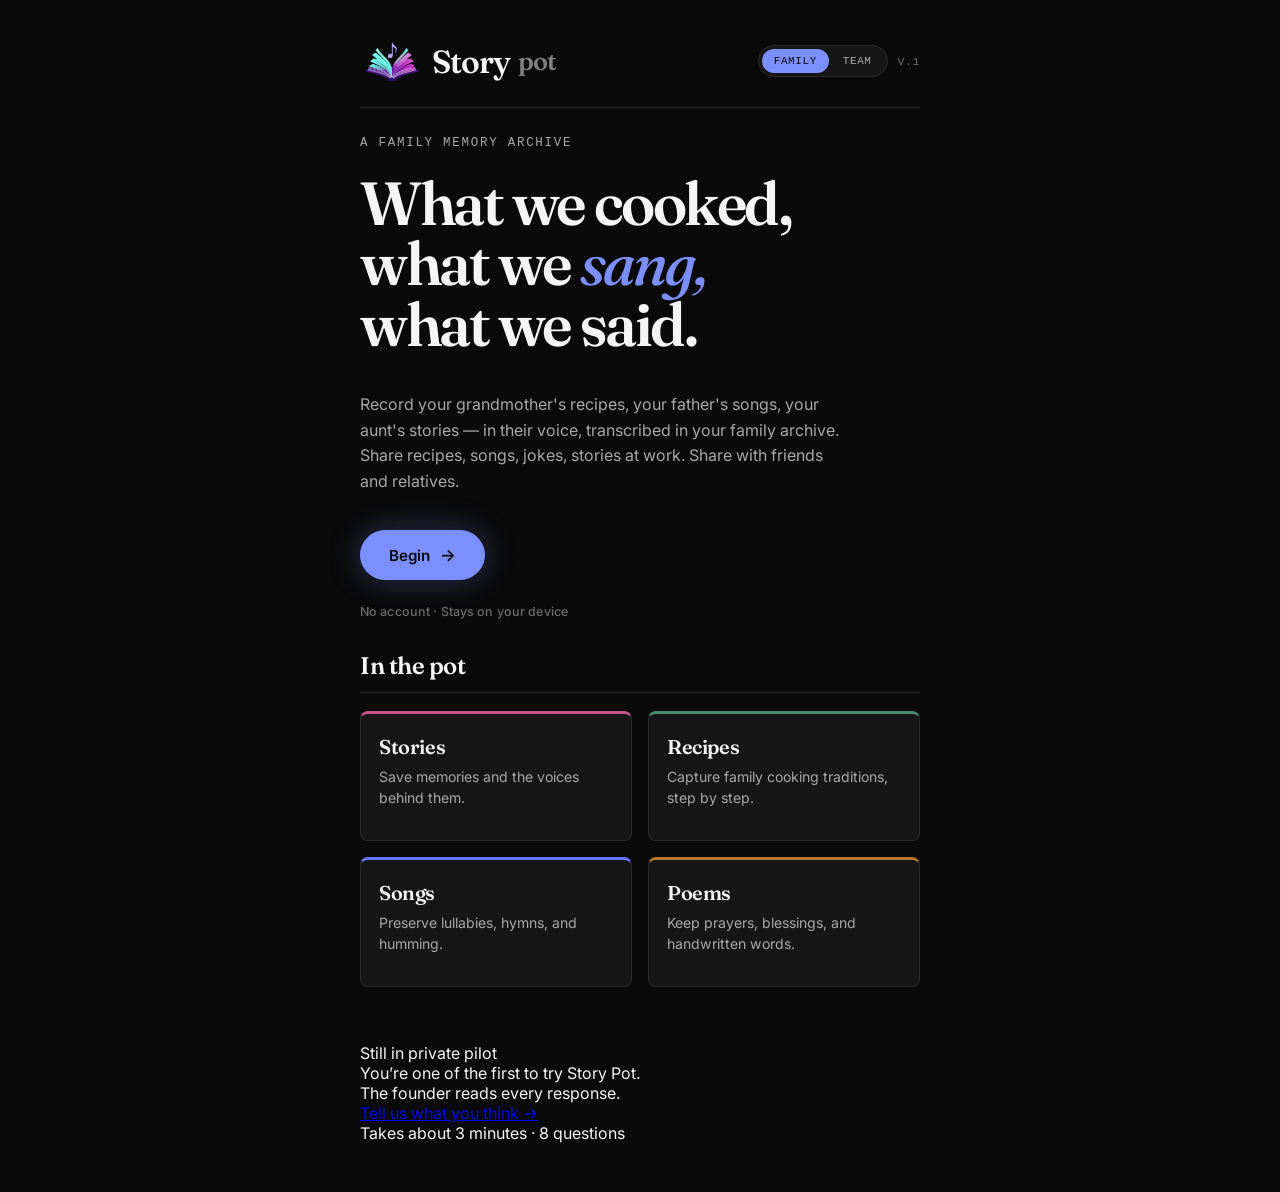
<file: index.html>
<!DOCTYPE html>
<html lang="en" data-theme="dark">
<head>
<meta charset="UTF-8" />
<meta name="viewport" content="width=device-width, initial-scale=1.0, viewport-fit=cover" />
<title>Story Pot — A tradition memory archive</title>
<meta name="theme-color" content="#0A0A0A" />

<link rel="preconnect" href="https://fonts.googleapis.com">
<link rel="preconnect" href="https://fonts.gstatic.com" crossorigin>
<link href="https://fonts.googleapis.com/css2?family=Fraunces:ital,wght@0,400;0,500;0,600;0,700;0,800;0,900;1,400;1,500;1,600;1,700&family=Inter:wght@400;500;600;700;800&display=swap" rel="stylesheet">

<link rel="stylesheet" href="home.css" />

<link rel="manifest" href="manifest.json">
<link rel="icon" type="image/png" href="booknotelogo.png"><!--adding note to test if app opens on home-->
</head>
<body>
<div class="app-shell">

  <!-- HERO -->
  <header class="hero">

    <!-- Top row: small logo + wordmark on the left, mode toggle and
         small version caption on the right. Logo is sized down to ~48px
         on phones so the toggle and version fit comfortably on the same
         line without clipping off the right edge. -->
    <div class="hero-topbar">
      <div class="hero-wordmark">
        <img src="twobookslogo.png" id="masthead-logo" alt="">
        <span class="hero-wordmark-big">Story</span><span class="hero-wordmark-small">pot</span>
      </div>

      <div class="hero-topbar-right">
        <!-- Mode toggle: Family Archive vs Team Archive -->
        <div class="mode-toggle" id="modeToggle" role="group" aria-label="Archive type">
          <button type="button" class="mode-toggle-btn" data-mode="family" aria-pressed="true">Family</button>
          <button type="button" class="mode-toggle-btn" data-mode="team" aria-pressed="false">Team</button>
        </div>
        <span class="hero-version">v.1</span>
      </div>
    </div>

    <!-- Eyebrow -->
    <p class="hero-eyebrow" data-mode-label="eyebrow">A tradition memory archive</p>

    <!-- Big editorial headline. The slogan is one strong line, italic indigo
         emphasis on the operative phrase. -->
    <h1 class="hero-headline">
      What we cooked,<br>
      what we <em>sang,</em><br>
      what we said.
    </h1>

    <!-- Supporting line -->
    <p class="hero-sub">
      Record your grandmother's recipes, your father's songs, your aunt's stories
      &mdash; in their voice, transcribed in your family archive. Share recipes,
      songs, jokes, stories at work. Share with friends and relatives.
    </p>

    <!-- Primary CTA -->
    <a href="recorder.html" class="hero-cta">
      Begin
      <span class="hero-cta-arrow" aria-hidden="true">&rarr;</span>
    </a>

    <!-- Trust line -->
    <p class="hero-trust">No account &middot; Stays on your device</p>

  </header>

  <!-- Recordings dashboard -->
  <section class="home-recordings" id="homeRecordings" aria-live="polite">
    <!-- home.js renders into here -->
  </section>

  <!-- Feedback footer -->
  <footer class="home-feedback" aria-label="Send feedback">
    <p class="home-feedback-eyebrow">Still in private pilot</p>
    <p class="home-feedback-line">
      You&rsquo;re one of the first to try Story Pot.
      <br />The founder reads every response.
    </p>
    <a
      href="https://tally.so/r/zxGx9Z"
      target="_blank"
      rel="noopener noreferrer"
      class="home-feedback-cta"
    >
      Tell us what you think
      <span class="home-feedback-arrow" aria-hidden="true">&rarr;</span>
    </a>
    <p class="home-feedback-meta">Takes about 3 minutes &middot; 8 questions</p>
  </footer>

</div>

<!-- Mode bootstrap + home renderer. Both live in home.js. -->
<script src="home.js" defer></script>
</body>
</html>
</file>
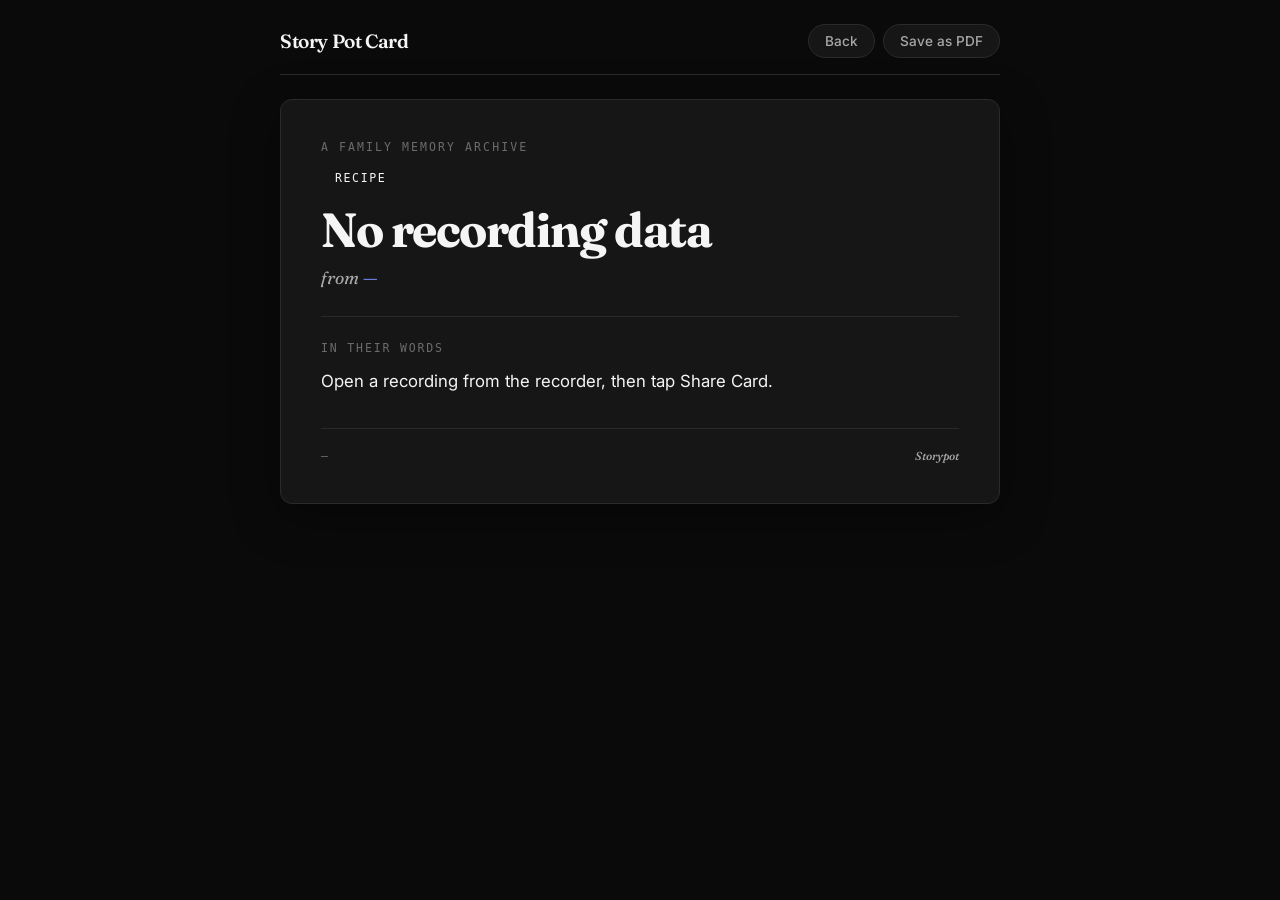
<file: card.html>
<!DOCTYPE html>
<html lang="en" data-theme="dark">
<head>
<meta charset="UTF-8" />
<meta name="viewport" content="width=device-width, initial-scale=1.0" />
<title>Story Pot — Card</title>
<meta name="theme-color" content="#0A0A0A" />

<link rel="preconnect" href="https://fonts.googleapis.com">
<link rel="preconnect" href="https://fonts.gstatic.com" crossorigin>
<link href="https://fonts.googleapis.com/css2?family=Fraunces:ital,wght@0,400;0,500;0,600;0,700;0,800;1,400;1,500;1,600;1,700&family=Inter:wght@400;500;600;700&display=swap" rel="stylesheet">

<link rel="icon" type="image/png" href="booknotelogo.png">

<style>
  :root {
    --c-paper:        #0A0A0A;
    --c-paper-2:      #161616;
    --c-paper-3:      #1F1F1F;
    --c-divider:      #2A2A2A;
    --c-ink:          #F5F5F5;
    --c-ink-soft:     #A8A8A8;
    --c-muted:        #6B6B6B;
    --c-accent:       #7C8FFF;
    --font-display:   'Fraunces', Georgia, serif;
    --font-body:      'Inter', -apple-system, BlinkMacSystemFont, sans-serif;
    --font-mono:      ui-monospace, 'JetBrains Mono', monospace;
  }

  *, *::before, *::after { box-sizing: border-box; margin: 0; padding: 0; }
  html, body { min-height: 100vh; }

  body {
    font-family: var(--font-body);
    background: var(--c-paper);
    color: var(--c-ink);
    -webkit-font-smoothing: antialiased;
    padding: 24px 20px 48px;
  }

  /* Toolbar — visible on screen, hidden in print */
  .card-toolbar {
    max-width: 720px;
    margin: 0 auto 24px;
    display: flex;
    justify-content: space-between;
    align-items: center;
    padding-bottom: 16px;
    border-bottom: 1px solid var(--c-divider);
  }

  .card-toolbar h1 {
    font-family: var(--font-display);
    font-weight: 600;
    font-size: 1.2rem;
    letter-spacing: -0.02em;
  }

  .card-toolbar-actions {
    display: flex;
    gap: 8px;
  }

  .toolbar-btn {
    padding: 8px 16px;
    border-radius: 999px;
    border: 1px solid var(--c-divider);
    background: var(--c-paper-2);
    color: var(--c-ink-soft);
    font-family: var(--font-body);
    font-weight: 500;
    font-size: 0.85rem;
    cursor: pointer;
    transition: all 0.15s ease;
  }

  .toolbar-btn:hover {
    color: var(--c-accent);
    border-color: var(--c-accent);
  }

  .toolbar-btn-primary {
    background: var(--c-accent);
    color: var(--c-paper);
    border-color: var(--c-accent);
  }

  .toolbar-btn-primary:hover {
    color: var(--c-paper);
    background: var(--c-accent);
    box-shadow: 0 0 16px rgba(124, 143, 255, 0.4);
  }

  /* THE CARD — the printable piece */
  .card {
    max-width: 720px;
    margin: 0 auto;
    background: var(--c-paper-2);
    border: 1px solid var(--c-divider);
    border-radius: 12px;
    padding: 40px;
    box-shadow: 0 12px 48px rgba(0, 0, 0, 0.4);
  }

  .card-eyebrow {
    font-family: var(--font-mono);
    font-weight: 500;
    font-size: 0.72rem;
    color: var(--c-muted);
    letter-spacing: 0.18em;
    text-transform: uppercase;
    margin-bottom: 12px;
  }

  .card-pill {
    display: inline-flex;
    align-items: center;
    padding: 4px 14px;
    border-radius: 999px;
    font-family: var(--font-mono);
    font-weight: 500;
    font-size: 0.72rem;
    letter-spacing: 0.14em;
    text-transform: uppercase;
    margin-bottom: 16px;
  }

  .card-title {
    font-family: var(--font-display);
    font-weight: 700;
    font-size: clamp(2rem, 5vw, 3rem);
    line-height: 1.05;
    letter-spacing: -0.03em;
    color: var(--c-ink);
    margin-bottom: 12px;
  }

  .card-attribution {
    font-family: var(--font-display);
    font-style: italic;
    font-weight: 400;
    font-size: 1.1rem;
    color: var(--c-ink-soft);
    margin-bottom: 28px;
  }

  .card-attribution-name {
    color: var(--c-accent);
    font-weight: 500;
  }

  .card-photo {
    width: 100%;
    aspect-ratio: 16 / 10;
    object-fit: cover;
    border-radius: 8px;
    margin-bottom: 28px;
    background: var(--c-paper-3);
    border: 1px solid var(--c-divider);
  }

  .card-photo[hidden] { display: none; }

  .card-divider {
    border: none;
    border-top: 1px solid var(--c-divider);
    margin: 24px 0;
  }

  .card-section-label {
    font-family: var(--font-mono);
    font-weight: 500;
    font-size: 0.72rem;
    color: var(--c-muted);
    letter-spacing: 0.16em;
    text-transform: uppercase;
    margin-bottom: 12px;
  }

  .card-transcript {
    font-family: var(--font-body);
    font-size: 1.05rem;
    line-height: 1.7;
    color: var(--c-ink);
    white-space: pre-wrap;
  }

  .card-transcript-empty {
    font-style: italic;
    color: var(--c-muted);
  }

  .card-footer {
    margin-top: 32px;
    padding-top: 20px;
    border-top: 1px solid var(--c-divider);
    display: flex;
    justify-content: space-between;
    align-items: center;
    font-family: var(--font-mono);
    font-size: 0.72rem;
    color: var(--c-muted);
    letter-spacing: 0.08em;
    text-transform: uppercase;
  }

  .card-footer-mark {
    font-family: var(--font-display);
    font-style: italic;
    font-weight: 500;
    text-transform: none;
    letter-spacing: -0.01em;
    color: var(--c-ink-soft);
  }

  /* ════════════════════════════════════════════════════════════
     PRINT STYLES — when the user saves as PDF or prints
     ════════════════════════════════════════════════════════════ */
  @media print {
    @page {
      size: letter;
      margin: 0.5in;
    }

    body {
      background: white;
      color: black;
      padding: 0;
    }

    .card-toolbar {
      display: none;
    }

    .card {
      max-width: 100%;
      background: white;
      border: none;
      border-radius: 0;
      padding: 0;
      box-shadow: none;
    }

    .card-eyebrow,
    .card-section-label,
    .card-footer {
      color: #666;
    }

    .card-title {
      color: black;
    }

    .card-attribution {
      color: #333;
    }

    .card-attribution-name {
      color: #5048E5;
    }

    .card-photo {
      background: #f5f5f5;
      border: 1px solid #ddd;
      max-height: 4in;
    }

    .card-transcript {
      color: black;
    }

    .card-divider,
    .card-footer {
      border-color: #ddd;
    }

    .card-footer-mark {
      color: #666;
    }
  }
</style>
</head>
<body>

<div class="card-toolbar" id="cardToolbar">
  <h1>Story Pot Card</h1>
  <div class="card-toolbar-actions">
    <button type="button" class="toolbar-btn" id="cardCloseBtn">Back</button>
    <button type="button" class="toolbar-btn" id="cardPrintBtn">Save as PDF</button>
    <button type="button" class="toolbar-btn toolbar-btn-primary" id="cardShareBtn" hidden>Share</button>
  </div>
</div>

<article class="card" id="cardContent">
  <p class="card-eyebrow">A Family Memory Archive</p>
  <span class="card-pill" id="cardPill">Recipe</span>
  <h1 class="card-title" id="cardTitle">Loading…</h1>
  <p class="card-attribution">
    <span id="cardAttributionPrefix">from </span>
    <span class="card-attribution-name" id="cardPersonName">—</span>
    <span id="cardDateSuffix"></span>
  </p>

  <img class="card-photo" id="cardPhoto" alt="" hidden>

  <hr class="card-divider">

  <p class="card-section-label" id="cardSectionLabel">In their words</p>
  <div class="card-transcript" id="cardTranscript">(No transcript)</div>

  <div class="card-footer">
    <span id="cardMeta">—</span>
    <span class="card-footer-mark">Storypot</span>
  </div>
</article>

<script>
(function () {
    'use strict';

    function formatDate(ms) {
        const d = new Date(ms);
        return d.toLocaleDateString(undefined, { year: 'numeric', month: 'long', day: 'numeric' });
    }

    function formatDuration(ms) {
        const totalSec = Math.round((ms || 0) / 1000);
        if (totalSec < 60) return totalSec + ' sec';
        const min = Math.floor(totalSec / 60);
        const sec = totalSec % 60;
        return `${min}m ${sec.toString().padStart(2, '0')}s`;
    }

    function isLightOnColor(hex) {
        const c = (hex || '#000').replace('#', '');
        if (c.length < 6) return true;
        const r = parseInt(c.slice(0, 2), 16);
        const g = parseInt(c.slice(2, 4), 16);
        const b = parseInt(c.slice(4, 6), 16);
        const lum = (0.299 * r + 0.587 * g + 0.114 * b) / 255;
        return lum < 0.55;
    }

    /* Load handoff data from sessionStorage. The recorder writes
       sessionStorage['storypot-dark.card-handoff'] right before opening
       this page in a new tab. */
    let card;
    try {
        const raw = sessionStorage.getItem('storypot-dark.card-handoff');
        if (!raw) throw new Error('No card data found');
        card = JSON.parse(raw);
    } catch (err) {
        document.getElementById('cardTitle').textContent = 'No recording data';
        document.getElementById('cardTranscript').textContent = 'Open a recording from the recorder, then tap Share Card.';
        return;
    }

    /* Render */
    const title = document.getElementById('cardTitle');
    title.textContent = card.title || '(untitled)';

    const pill = document.getElementById('cardPill');
    pill.textContent = card.categoryName || 'Recording';
    if (card.categoryColor) {
        pill.style.background = card.categoryColor;
        pill.style.color = isLightOnColor(card.categoryColor) ? '#FFFFFF' : '#0A0A0A';
    }

    const personEl = document.getElementById('cardPersonName');
    if (card.personName) {
        personEl.textContent = card.personName;
        if (card.personColor) personEl.style.color = card.personColor;
    } else {
        document.getElementById('cardAttributionPrefix').textContent = '';
        personEl.textContent = '';
    }

    if (card.createdAt) {
        document.getElementById('cardDateSuffix').textContent = ' · ' + formatDate(card.createdAt);
    }

    if (card.photoDataUrl) {
        const photoEl = document.getElementById('cardPhoto');
        photoEl.src = card.photoDataUrl;
        photoEl.hidden = false;
    }

    /* Section label by category */
    const sectionByCategory = {
        recipe: 'The recipe',
        story:  'The story',
        song:   'The song',
        poem:   'The poem'
    };
    const key = (card.categoryName || '').toLowerCase();
    document.getElementById('cardSectionLabel').textContent =
        sectionByCategory[key] || 'In their words';

    const transcript = document.getElementById('cardTranscript');
    if (card.transcript && card.transcript.trim()) {
        transcript.textContent = card.transcript;
    } else {
        transcript.textContent = '(No transcript was recorded for this piece.)';
        transcript.classList.add('card-transcript-empty');
    }

    const metaParts = [];
    if (card.durationMs) metaParts.push(formatDuration(card.durationMs));
    if (card.mode) metaParts.push(card.mode === 'video' ? 'audio + video' : 'audio');
    document.getElementById('cardMeta').textContent = metaParts.join(' · ') || '—';

    /* Toolbar handlers */
    document.getElementById('cardPrintBtn').addEventListener('click', () => {
        window.print();
    });

    document.getElementById('cardCloseBtn').addEventListener('click', () => {
        // Inside an installed PWA there's no tab to close. Navigate back to
        // the recorder instead. window.history.back() works if the user came
        // from the recorder; we fall back to direct navigation if not.
        if (window.history.length > 1) {
            window.history.back();
        } else {
            window.location.href = 'recorder.html';
        }
    });

    /* Native share if supported (mobile mostly) */
    if (navigator.share) {
        const shareBtn = document.getElementById('cardShareBtn');
        shareBtn.hidden = false;
        shareBtn.addEventListener('click', async () => {
            // Build a nicely formatted text share of the card
            const lines = [];
            lines.push(card.title || 'Story Pot recording');
            if (card.categoryName) lines.push(`(${card.categoryName})`);
            if (card.personName) {
                let attribLine = `from ${card.personName}`;
                if (card.createdAt) attribLine += ` · ${formatDate(card.createdAt)}`;
                lines.push(attribLine);
            }
            lines.push('');
            if (card.transcript && card.transcript.trim()) {
                lines.push(card.transcript);
            } else {
                lines.push('(no transcript)');
            }
            lines.push('');
            lines.push('— shared from Story Pot');
            const shareText = lines.join('\n');

            // Build photo File if the card has a photo. Convert from dataURL → Blob → File.
            // If photo conversion or file share fails, fall back to text-only share.
            let photoFile = null;
            if (card.photoDataUrl) {
                try {
                    const commaIdx = card.photoDataUrl.indexOf(',');
                    if (commaIdx > 0) {
                        const byteString = atob(card.photoDataUrl.substring(commaIdx + 1));
                        const mimeMatch = card.photoDataUrl.match(/^data:([^;]+);/);
                        const mime = mimeMatch ? mimeMatch[1] : 'image/jpeg';
                        const ab = new ArrayBuffer(byteString.length);
                        const ia = new Uint8Array(ab);
                        for (let i = 0; i < byteString.length; i++) {
                            ia[i] = byteString.charCodeAt(i);
                        }
                        const blob = new Blob([ab], { type: mime });
                        const safeName = (card.title || 'storypot')
                            .replace(/[^a-z0-9-_]+/gi, '_')
                            .slice(0, 40) || 'storypot';
                        const ext = mime.includes('png') ? 'png' : 'jpg';
                        photoFile = new File([blob], `${safeName}.${ext}`, { type: mime });
                    }
                } catch (err) {
                    console.warn('Photo conversion failed, sharing text-only:', err);
                }
            }

            // Try sharing with photo attached if we have one and the browser supports it
            if (photoFile && navigator.canShare && navigator.canShare({ files: [photoFile] })) {
                try {
                    await navigator.share({
                        title: card.title || 'Story Pot card',
                        text: shareText,
                        files: [photoFile]
                    });
                    return; // success
                } catch (err) {
                    if (err && err.name === 'AbortError') return;
                    console.warn('Card share with photo failed, trying text-only:', err);
                    // fall through to text-only
                }
            }

            // Text-only fallback
            try {
                await navigator.share({
                    title: card.title || 'Story Pot card',
                    text: shareText
                });
            } catch (err) {
                if (err && err.name === 'AbortError') return;
                console.warn('Card share failed:', err);
                // Last-resort fallback — copy to clipboard
                try {
                    await navigator.clipboard.writeText(shareText);
                    alert('Card copied to clipboard.');
                } catch {
                    alert('Could not share. Try Save as PDF instead.');
                }
            }
        });
    }

    /* Clean up the handoff entry so it doesn't linger */
    setTimeout(() => {
        try { sessionStorage.removeItem('storypot-dark.card-handoff'); } catch {}
    }, 1000);

})();
</script>

</body>
</html>
</file>
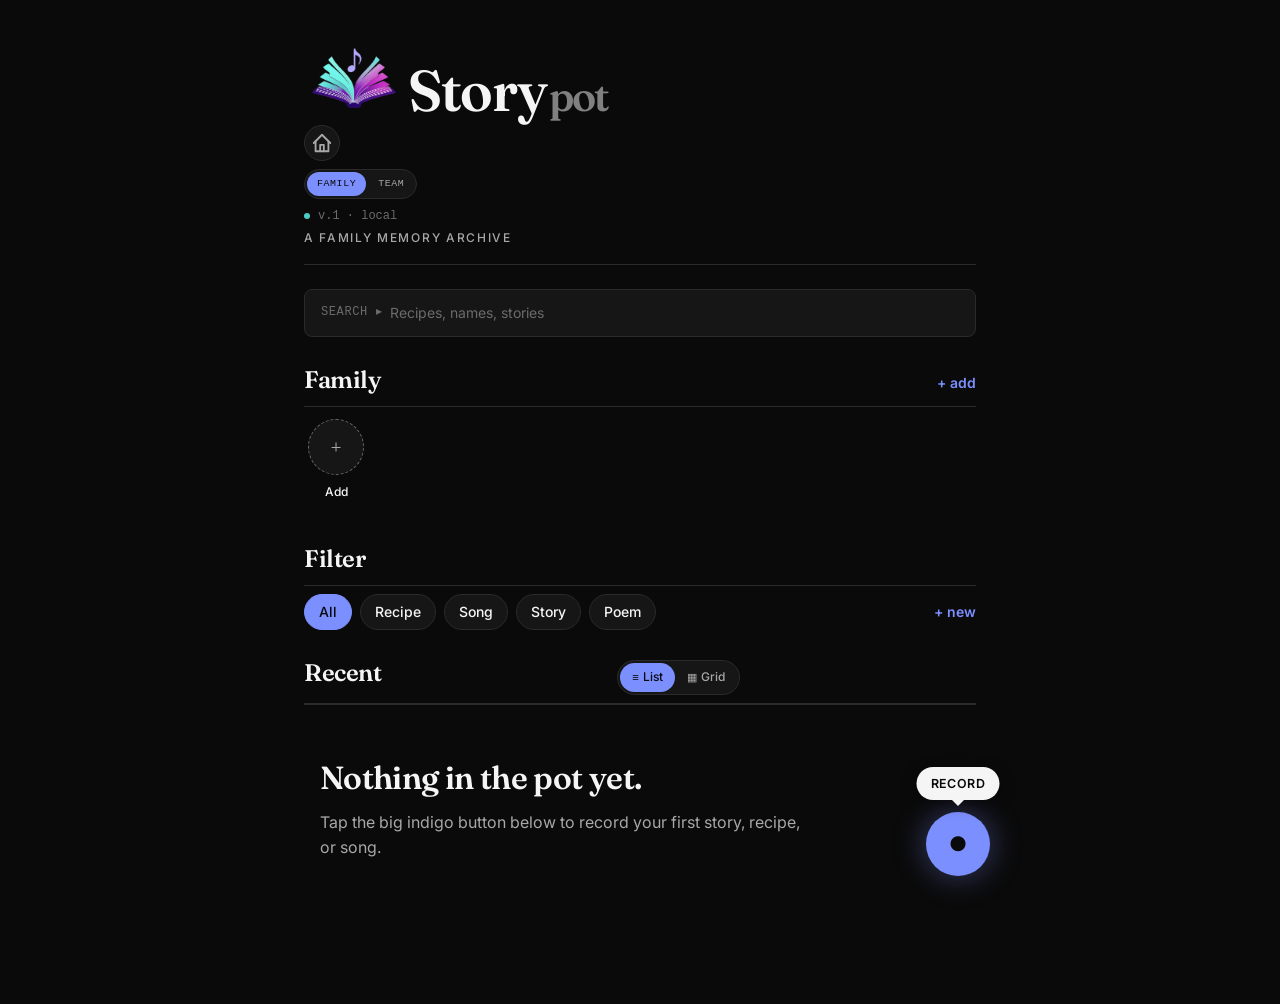
<file: recorder.html>
<!DOCTYPE html>
<html lang="en">
<head>
<meta charset="UTF-8">
<meta name="viewport" content="width=device-width, initial-scale=1, viewport-fit=cover">
<meta name="theme-color" content="#0A0A0A">
<meta name="description" content="Story Pot — From tacos to stories. Record your grandmother's recipes, songs, and stories before they're gone. Local-only, no account.">

<title>Story Pot — From tacos to stories.</title>

<link rel="manifest" href="manifest.json">
<link rel="icon" href="booknotelogo.png">
<meta name="apple-mobile-web-app-capable" content="yes">
<meta name="mobile-web-app-capable" content="yes">
<meta name="apple-mobile-web-app-status-bar-style" content="default">
<meta name="apple-mobile-web-app-title" content="Story Pot">

<!--
  Brutalist typography stack:
  - Archivo Black (wordmark, big numerals, headings)
  - Space Mono (utility UI, captions, recording timer, technical data)
  - Inter (transcribed prose — softer voice for grandmother's words)
-->
<link rel="preconnect" href="https://fonts.googleapis.com">
<link rel="preconnect" href="https://fonts.gstatic.com" crossorigin>
<link href="https://fonts.googleapis.com/css2?family=Fraunces:ital,wght@0,400;0,500;0,600;0,700;0,800;0,900;1,400;1,500;1,600&family=Inter:wght@400;500;600;700;800&display=swap" rel="stylesheet">

<link rel="stylesheet" href="style.css">
</head>
<body>

<!-- ════════════════════════════════════════════════════════════
     HOME SCREEN — wordmark, search, family row, recent stack, FAB
     ═══════════════════════════════════════════════════════════ -->
<main class="stage" id="homeScreen">

  <header class="masthead">
    <div class="masthead-stripe" aria-hidden="true"></div>
    <div class="masthead-row">
      <div class="masthead-mark">
        <img src="twobookslogo.png" width="100px" id="masthead-logo" alt="">
        <h1 class="wordmark"><span class="wordmark-big">Story</span><span class="wordmark-small">pot</span></h1>
      </div>
      <div class="masthead-info">
        <a href="index.html" class="home-link" aria-label="Back to home">
          <svg viewBox="0 0 24 24" width="22" height="22" fill="none" stroke="currentColor" stroke-width="2" stroke-linecap="round" stroke-linejoin="round" aria-hidden="true">
            <path d="M3 12 L12 3 L21 12"></path>
            <path d="M5 10 L5 21 L19 21 L19 10"></path>
            <path d="M10 21 L10 14 L14 14 L14 21"></path>
          </svg>
        </a>
        <!-- Mode toggle: switch between Family Archive and Team Archive.
             Each mode has its own data, fully separate. -->
        <div class="mode-toggle" id="modeToggle" role="group" aria-label="Archive type">
          <button type="button" class="mode-toggle-btn" data-mode="family" aria-pressed="true">Family</button>
          <button type="button" class="mode-toggle-btn" data-mode="team" aria-pressed="false">Team</button>
        </div>
        <div class="topbar-meta">
          <span class="dot"></span>
          <span>v.1 · local</span>
        </div>
        <p class="tagline" data-mode-label="tagline">A family memory archive</p>
      </div>
    </div>
  </header>

  <!-- Search bar — searches by name, title, category -->
  <section class="search-section">
    <label class="search-label" for="searchInput">Search ▸</label>
    <input
      type="text"
      id="searchInput"
      class="search-input"
      placeholder="Recipes, names, stories"
      autocomplete="off"
      autocapitalize="characters"
    >
    <button type="button" class="search-clear" id="searchClear" aria-label="Clear search" hidden>✕</button>
  </section>

  <!-- Family — people whose recordings live in the pot -->
  <section class="people-section">
    <header class="section-head">
      <h2 class="section-label" data-mode-label="family">Family</h2>
      <button type="button" class="link-btn" id="addPersonBtn">+ add</button>
    </header>
    <div class="people-row" id="peopleRow"></div>
  </section>

  <!-- Filter pills — by category -->
  <section class="filter-section">
    <header class="section-head">
      <h2 class="section-label">Filter</h2>
    </header>
    <div class="filter-row">
      <button type="button" class="filter-btn is-active" data-cat="all">All</button>
      <button type="button" class="link-btn" id="addCategoryBtn" style="margin-left:auto;">+ new</button>
    </div>
  </section>

  <!-- Recordings list -->
  <section class="recordings-section">
    <header class="section-head">
      <h2 class="section-label" id="recordingsLabel">Recent</h2>
      <div class="view-toggle" role="group" aria-label="Switch view">
        <button type="button" class="view-toggle-btn is-active" id="viewListBtn" aria-pressed="true" aria-label="List view">
          <span class="view-toggle-icon">≡</span> List
        </button>
        <button type="button" class="view-toggle-btn" id="viewGridBtn" aria-pressed="false" aria-label="Grid view">
          <span class="view-toggle-icon">▦</span> Grid
        </button>
      </div>
      <span class="section-count" id="recordingsCount"></span>
    </header>
    <div class="recordings-list" id="recordingsList"></div>
    <div class="empty-state" id="emptyState" hidden>
      <p class="empty-text">Nothing in the pot yet.</p>
      <p class="empty-sub">Tap the big indigo button below to record your first story, recipe, or song.</p>
    </div>
  </section>

  <!-- Storage meter — shows how full the device archive is -->
  <section class="storage-section" id="storageSection" hidden>
    <div class="storage-row">
      <span class="storage-label">Storage used</span>
      <span class="storage-value" id="storageValue">0 MB</span>
    </div>
    <div class="storage-bar"><div class="storage-fill" id="storageFill"></div></div>
  </section>

</main>

<!-- The big record button (FAB). The data-tooltip attribute adds a
     visible "Record" label that appears on hover, focus, or touch
     so first-time users know what the button does. -->
<button type="button" class="fab" id="fabBtn" aria-label="Record" data-tooltip="Record">●</button>

<!-- ════════════════════════════════════════════════════════════
     ADD PERSON MODAL
     ═══════════════════════════════════════════════════════════ -->
<div class="modal-backdrop" id="personModal" hidden role="dialog" aria-modal="true" aria-labelledby="personModalTitle">
  <div class="modal">
    <header class="modal-head">
      <h2 id="personModalTitle" data-mode-label="addPerson">Add person</h2>
      <button type="button" class="icon-btn" id="personCloseBtn" aria-label="Close">✕</button>
    </header>
    <form id="personForm" novalidate>
      <label class="form-label" for="personName">Name</label>
      <input type="text" id="personName" class="form-input" placeholder="Nana, Abuela, Papi..." required maxlength="40" autocomplete="off">
      <p class="form-hint" id="personNameHint" hidden>Name already exists ▸</p>

      <label class="form-label" for="personRelation">Relation (optional)</label>
      <input type="text" id="personRelation" class="form-input" placeholder="Grandmother, Father, Aunt..." maxlength="40" autocomplete="off">

      <label class="form-label" for="avatarSwatchFirst">Avatar color</label>
      <div class="swatch-row" id="swatchRow">
        <button type="button" class="swatch is-active" id="avatarSwatchFirst" data-color="#7C8FFF" style="background:#7C8FFF" aria-label="Indigo"></button>
        <button type="button" class="swatch" data-color="#FFB347" style="background:#FFB347" aria-label="Amber"></button>
        <button type="button" class="swatch" data-color="#FF6B9D" style="background:#FF6B9D" aria-label="Pink"></button>
        <button type="button" class="swatch" data-color="#4ECDC4" style="background:#4ECDC4" aria-label="Teal"></button>
        <button type="button" class="swatch" data-color="#FFD93D" style="background:#FFD93D" aria-label="Sun"></button>
        <button type="button" class="swatch" data-color="#A8A8A8" style="background:#A8A8A8" aria-label="Silver"></button>
      </div>

      <div class="modal-actions modal-actions--space">
        <button type="button" class="btn btn-ghost btn-danger" id="personDeleteBtn" hidden>Delete</button>
        <div>
          <button type="button" class="btn btn-ghost" id="personCancelBtn">Cancel</button>
          <button type="submit" class="btn btn-solid">Save</button>
        </div>
      </div>
    </form>
  </div>
</div>

<!-- ════════════════════════════════════════════════════════════
     ADD CATEGORY MODAL
     ═══════════════════════════════════════════════════════════ -->
<div class="modal-backdrop" id="categoryModal" hidden role="dialog" aria-modal="true" aria-labelledby="categoryModalTitle">
  <div class="modal">
    <header class="modal-head">
      <h2 id="categoryModalTitle">New category</h2>
      <button type="button" class="icon-btn" id="categoryCloseBtn" aria-label="Close">✕</button>
    </header>
    <form id="categoryForm" novalidate>
      <label class="form-label" for="categoryName">Category name</label>
      <input type="text" id="categoryName" class="form-input" placeholder="Poem, Blessing, Joke..." required maxlength="20" autocomplete="off">
      <p class="form-hint" id="categoryNameHint" hidden>Category already exists ▸</p>

      <label class="form-label" for="catSwatchFirst">Color</label>
      <div class="swatch-row" id="catSwatchRow">
        <button type="button" class="swatch is-active" id="catSwatchFirst" data-color="#7C8FFF" style="background:#7C8FFF" aria-label="Indigo"></button>
        <button type="button" class="swatch" data-color="#FFB347" style="background:#FFB347" aria-label="Amber"></button>
        <button type="button" class="swatch" data-color="#FF6B9D" style="background:#FF6B9D" aria-label="Pink"></button>
        <button type="button" class="swatch" data-color="#4ECDC4" style="background:#4ECDC4" aria-label="Teal"></button>
        <button type="button" class="swatch" data-color="#A8A8A8" style="background:#A8A8A8" aria-label="Silver"></button>
      </div>

      <div class="modal-actions">
        <button type="button" class="btn btn-ghost" id="categoryCancelBtn">Cancel</button>
        <button type="submit" class="btn btn-solid">Save</button>
      </div>
    </form>
  </div>
</div>

<!-- ════════════════════════════════════════════════════════════
     RECORDING SCREEN — full-screen modal
     ═══════════════════════════════════════════════════════════ -->
<div class="rec-modal" id="recModal" hidden>

  <!-- Setup phase: choose person, category, mode (audio/video) -->
  <section class="rec-setup" id="recSetup">
    <header class="rec-head">
      <h2>New recording</h2>
      <button type="button" class="icon-btn" id="recSetupCloseBtn" aria-label="Close">✕</button>
    </header>

    <p class="form-label" id="recPeopleRowLabel">Who?</p>
    <div class="people-row people-row--small" id="recPeopleRow" role="group" aria-labelledby="recPeopleRowLabel"></div>

    <p class="form-label" id="recCategoryRowLabel">What kind?</p>
    <div class="filter-row" id="recCategoryRow" role="group" aria-labelledby="recCategoryRowLabel"></div>

    <label class="form-label" for="recTitle">Title</label>
    <input type="text" id="recTitle" class="form-input" placeholder="Nana's pierogi..." maxlength="60" autocomplete="off">

    <label class="form-label" for="recLanguage">Language</label>
    <select id="recLanguage" class="form-input form-select"></select>

    <!-- Photo (optional) — user can take a photo with the camera OR upload from library -->
    <label class="form-label" for="recPhotoTakeBtn">Photo (optional)</label>
    <div class="photo-controls">
      <button type="button" class="btn btn-ghost photo-btn" id="recPhotoTakeBtn">
        <span class="photo-btn-icon">📷</span> Take photo
      </button>
      <button type="button" class="btn btn-ghost photo-btn" id="recPhotoUploadBtn">
        <span class="photo-btn-icon">🖼</span> Upload
      </button>
      <!-- Hidden file input for upload-from-library. The 'capture' attribute
           lets mobile browsers offer the camera as an option too. -->
      <input type="file" id="recPhotoFile" accept="image/*" hidden>
    </div>
    <!-- Photo preview — only visible after a photo is selected -->
    <div class="photo-preview" id="recPhotoPreview" hidden>
      <img id="recPhotoPreviewImg" alt="Recording photo preview">
      <button type="button" class="photo-preview-clear" id="recPhotoClearBtn" aria-label="Remove photo">✕</button>
    </div>

    <label class="form-label" for="recModeAudioBtn">Mode</label>
    <div class="mode-row">
      <button type="button" class="mode-btn is-active" id="recModeAudioBtn" data-mode="audio">
        <span class="mode-icon">●</span>
        <span class="mode-label">Audio</span>
        <span class="mode-sub">Voice only</span>
      </button>
      <button type="button" class="mode-btn" data-mode="video">
        <span class="mode-icon">▶</span>
        <span class="mode-label">Video</span>
        <span class="mode-sub">Show the technique</span>
      </button>
    </div>

    <label class="form-label" for="transcribeToggle">Transcribe</label>
    <div class="transcribe-row">
      <button type="button" class="transcribe-toggle is-active" id="transcribeToggle" aria-pressed="true">
        <span class="transcribe-pip"></span>
        <span class="transcribe-label">AUTO-TRANSCRIBE TO TEXT</span>
      </button>
    </div>

    <div class="modal-actions">
      <button type="button" class="btn btn-ghost" id="recSetupCancelBtn">Cancel</button>
      <button type="button" class="btn btn-solid" id="recSetupGoBtn">Start ▸</button>
    </div>
  </section>

  <!-- Active phase: live recording with timer, waveform, video preview -->
  <section class="rec-active" id="recActive" hidden>
    <header class="rec-head rec-head--live">
      <div class="rec-pulse-row">
        <span class="rec-pulse"></span>
        <span class="rec-status">Recording</span>
      </div>
      <button type="button" class="icon-btn" id="recActiveCancelBtn" aria-label="Cancel">✕</button>
    </header>

    <div class="rec-context">
      <div class="rec-context-line">
        <span class="rec-context-label">WHO ▸</span>
        <span id="recActivePerson"></span>
      </div>
      <div class="rec-context-line">
        <span class="rec-context-label">WHAT ▸</span>
        <span id="recActiveTitle"></span>
      </div>
    </div>

    <!-- Video preview (hidden when audio mode) -->
    <div class="rec-video-wrap" id="recVideoWrap" hidden>
      <video id="recVideo" autoplay playsinline muted></video>
    </div>

    <!-- Big timer -->
    <div class="rec-timer" id="recTimer">00:00</div>

    <!-- Live waveform -->
    <div class="rec-wave" id="recWave"></div>

    <!-- Live transcription preview -->
    <div class="rec-transcript-wrap" id="recTranscriptWrap" hidden>
      <p class="rec-transcript-label">TRANSCRIBING ▸</p>
      <p class="rec-transcript" id="recTranscript"></p>
    </div>

    <!-- Controls -->
    <div class="rec-controls">
      <button type="button" class="rec-pause-btn" id="recPauseBtn" aria-label="Pause">⏸</button>
      <button type="button" class="rec-stop-btn" id="recStopBtn" aria-label="Stop">■</button>
    </div>
    <div class="rec-controls-hint">TAP ■ TO STOP &amp; SAVE</div>
  </section>

</div>

<!-- ════════════════════════════════════════════════════════════
     PLAYBACK / DETAIL MODAL — single-page view of a recording
     ═══════════════════════════════════════════════════════════ -->
<div class="modal-backdrop" id="detailModal" hidden role="dialog" aria-modal="true">
  <div class="modal modal-large">
    <header class="modal-head">
      <h2 id="detailModalTitle">Recording</h2>
      <button type="button" class="icon-btn" id="detailCloseBtn" aria-label="Close">✕</button>
    </header>

    <div class="detail-view">
      <div class="detail-cat-pill" id="flipCatPill">Recipe</div>
      <h3 class="detail-title" id="flipTitle">Recording title</h3>
      <p class="detail-attribution" id="flipAttribution">From Nana · March 2026</p>

      <!-- Photo (if recording has one) — appears above the media player -->
      <img class="detail-photo" id="detailPhoto" alt="" hidden>

      <div class="detail-media-wrap" id="flipMediaWrap">
        <audio class="detail-media detail-audio" id="flipAudio" controls hidden></audio>
        <video class="detail-media detail-video" id="flipVideo" controls playsinline hidden></video>
      </div>

      <div class="detail-meta-row">
        <span id="flipDuration">0 min</span>
        <span id="flipMode">Audio</span>
      </div>

      <div class="detail-transcript-section">
        <p class="detail-transcript-label">Transcript ▸</p>
        <div class="detail-transcript" id="flipTranscript">
          (No transcript yet. Tap edit to add one.)
        </div>
      </div>
    </div>

    <div class="modal-actions modal-actions--space">
      <button type="button" class="btn btn-ghost btn-danger" id="detailDeleteBtn">Delete</button>
      <div class="detail-actions-group">
        <button type="button" class="btn btn-ghost btn-icon-text" id="detailReplacePhotoBtn" aria-label="Update photo">
          <svg viewBox="0 0 24 24" width="16" height="16" fill="none" stroke="currentColor" stroke-width="2" stroke-linecap="round" stroke-linejoin="round" aria-hidden="true">
            <path d="M23 19a2 2 0 0 1-2 2H3a2 2 0 0 1-2-2V8a2 2 0 0 1 2-2h4l2-3h6l2 3h4a2 2 0 0 1 2 2z"></path>
            <circle cx="12" cy="13" r="4"></circle>
          </svg>
          <span>Update photo</span>
        </button>
        <button type="button" class="btn btn-ghost btn-icon-text" id="detailDownloadBtn" aria-label="Download recording">
          <svg viewBox="0 0 24 24" width="16" height="16" fill="none" stroke="currentColor" stroke-width="2" stroke-linecap="round" stroke-linejoin="round" aria-hidden="true">
            <path d="M21 15v4a2 2 0 0 1-2 2H5a2 2 0 0 1-2-2v-4"></path>
            <polyline points="7 10 12 15 17 10"></polyline>
            <line x1="12" y1="15" x2="12" y2="3"></line>
          </svg>
          <span>Download</span>
        </button>
        <button type="button" class="btn btn-ghost btn-icon-text" id="detailSendMediaBtn" aria-label="Send audio or video file" hidden>
          <svg viewBox="0 0 24 24" width="16" height="16" fill="none" stroke="currentColor" stroke-width="2" stroke-linecap="round" stroke-linejoin="round" aria-hidden="true">
            <line x1="22" y1="2" x2="11" y2="13"></line>
            <polygon points="22 2 15 22 11 13 2 9 22 2"></polygon>
          </svg>
          <span>Send</span>
        </button>
        <button type="button" class="btn btn-ghost btn-icon-text" id="detailShareBtn" aria-label="Share recording" hidden>
          <svg viewBox="0 0 24 24" width="16" height="16" fill="none" stroke="currentColor" stroke-width="2" stroke-linecap="round" stroke-linejoin="round" aria-hidden="true">
            <circle cx="18" cy="5" r="3"></circle>
            <circle cx="6" cy="12" r="3"></circle>
            <circle cx="18" cy="19" r="3"></circle>
            <line x1="8.59" y1="13.51" x2="15.42" y2="17.49"></line>
            <line x1="15.41" y1="6.51" x2="8.59" y2="10.49"></line>
          </svg>
          <span>Share</span>
        </button>
        <button type="button" class="btn btn-ghost btn-icon-text" id="detailShareCardBtn" aria-label="Share as card">
          <svg viewBox="0 0 24 24" width="16" height="16" fill="none" stroke="currentColor" stroke-width="2" stroke-linecap="round" stroke-linejoin="round" aria-hidden="true">
            <rect x="3" y="4" width="18" height="16" rx="2"></rect>
            <line x1="3" y1="9" x2="21" y2="9"></line>
            <line x1="9" y1="14" x2="15" y2="14"></line>
          </svg>
          <span>Card</span>
        </button>
      </div>
      <button type="button" class="btn btn-solid" id="detailEditBtn">Edit transcript</button>
    </div>
  </div>
</div>

<!-- ════════════════════════════════════════════════════════════
     EDIT TRANSCRIPT MODAL
     ═══════════════════════════════════════════════════════════ -->
<div class="modal-backdrop" id="editModal" hidden role="dialog" aria-modal="true">
  <div class="modal">
    <header class="modal-head">
      <h2>Edit transcript</h2>
      <button type="button" class="icon-btn" id="editCloseBtn" aria-label="Close">✕</button>
    </header>
    <p class="modal-helper">Edit the text, fix typos, or type it out by hand.</p>
    <textarea id="editTextarea" class="form-input form-textarea" rows="10" placeholder="Type or paste the recipe / story here..."></textarea>
    <div class="modal-actions">
      <button type="button" class="btn btn-ghost" id="editCancelBtn">Cancel</button>
      <button type="button" class="btn btn-solid" id="editSaveBtn">Save</button>
    </div>
  </div>
</div>

<!-- ════════════════════════════════════════════════════════════
     REPLACE PHOTO MODAL — opens from detail view
     ═══════════════════════════════════════════════════════════ -->
<div class="modal-backdrop" id="replacePhotoModal" hidden role="dialog" aria-modal="true" aria-label="Replace photo">
  <div class="modal">
    <header class="modal-head">
      <h2>Replace photo</h2>
      <button type="button" class="icon-btn" id="replacePhotoCloseBtn" aria-label="Close">✕</button>
    </header>
    <p class="modal-helper">Update the cover photo for this recording.</p>
    <div class="photo-controls">
      <button type="button" class="btn btn-ghost photo-btn" id="replacePhotoTakeBtn">
        <span>Take photo</span>
      </button>
      <button type="button" class="btn btn-ghost photo-btn" id="replacePhotoUploadBtn">
        <span>Upload</span>
      </button>
      <input type="file" id="replacePhotoUploadInput" accept="image/*" hidden>
    </div>
    <div class="modal-actions">
      <button type="button" class="btn btn-ghost btn-danger" id="replacePhotoRemoveBtn">Remove photo</button>
      <button type="button" class="btn btn-ghost" id="replacePhotoCancelBtn">Cancel</button>
    </div>
  </div>
</div>

<!-- ════════════════════════════════════════════════════════════
     TRANSCRIPTION DISCLOSURE — first-time only
     ═══════════════════════════════════════════════════════════ -->
<div class="modal-backdrop" id="transcribeDisclosureModal" hidden role="dialog" aria-modal="true">
  <div class="modal">
    <header class="modal-head">
      <h2>About transcription</h2>
    </header>
    <p class="modal-body">Transcription turns your recording into written text you can read and search.</p>
    <p class="modal-body">Your phone's built-in speech recognition does the work. This means a copy of your audio is sent to Apple or Google for transcription only. They don't store it.</p>
    <p class="modal-body modal-body--strong">The original recording always stays on your device.</p>
    <div class="modal-actions">
      <button type="button" class="btn btn-ghost" id="transcribeDisclosureSkipBtn">Skip transcription</button>
      <button type="button" class="btn btn-solid" id="transcribeDisclosureOkBtn">Got it, use it</button>
    </div>
  </div>
</div>

<!-- ════════════════════════════════════════════════════════════
     already exists modal — duplicate prevention prompt
     ═══════════════════════════════════════════════════════════ -->
<div class="modal-backdrop" id="duplicateModal" hidden role="dialog" aria-modal="true" aria-labelledby="duplicateModalTitle">
  <div class="modal">
    <header class="modal-head">
      <h2 id="duplicateModalTitle">Already exists</h2>
    </header>
    <p class="modal-body modal-body--strong" id="duplicateModalMessage">This already exists.</p>
    <p class="modal-body" id="duplicateModalSub">Use the one you already have?</p>
    <div class="modal-actions">
      <button type="button" class="btn btn-ghost" id="duplicateCancelBtn">Cancel</button>
      <button type="button" class="btn btn-solid" id="duplicateUseExistingBtn">Use existing</button>
    </div>
  </div>
</div>

<!-- Toast for soft feedback -->
<!-- CAMERA SNAPSHOT MODAL — appears when user taps "Take photo".
     Shows live camera feed with a snapshot button; the captured frame
     becomes the photo for the recording. -->
<div class="modal-backdrop" id="cameraModal" hidden role="dialog" aria-modal="true" aria-label="Take a photo">
  <div class="modal modal-large camera-modal">
    <header class="modal-head">
      <h2>Take a photo</h2>
      <button type="button" class="icon-btn" id="cameraCloseBtn" aria-label="Close camera">✕</button>
    </header>
    <div class="camera-stage">
      <video id="cameraVideo" autoplay playsinline muted></video>
    </div>
    <div class="modal-actions modal-actions--space">
      <button type="button" class="btn btn-ghost" id="cameraCancelBtn">Cancel</button>
      <button type="button" class="btn btn-solid" id="cameraSnapBtn">Snap photo</button>
    </div>
    <!-- Hidden canvas used to grab the frame from the video -->
    <canvas id="cameraCanvas" hidden></canvas>
  </div>
</div>

<div class="toast" id="toast" aria-live="polite" hidden></div>

<!-- Mode bootstrap (Family / Team toggle, masthead labels, logo swap)
     lives at the top of app.js so this page and the rest of the app
     share a single implementation. -->
<script src="app.js"></script>
</body>
</html>
</file>
<file: home.css>
/* ════════════════════════════════════════════════════════════════
   STORY POT — DARK EDITORIAL HOME
   Black background. White serif type. Indigo accent.
   Welcome hero + dynamic recordings dashboard.
   ════════════════════════════════════════════════════════════════ */

:root {
  --paper:        #0A0A0A;
  --paper-2:      #161616;
  --paper-3:      #1F1F1F;
  --divider:      #2A2A2A;
  --ink:          #F5F5F5;
  --ink-soft:     #A8A8A8;
  --muted:        #6B6B6B;
  --accent:       #7C8FFF;
  --accent-deep:  #5048E5;
  --accent-soft:  #1A1F3D;

  --font-display: 'Fraunces', Georgia, serif;
  --font-body:    'Inter', -apple-system, BlinkMacSystemFont, sans-serif;
  --font-mono:    ui-monospace, 'JetBrains Mono', monospace;
}

*, *::before, *::after { box-sizing: border-box; margin: 0; padding: 0; }
html, body { min-height: 100vh; min-height: 100dvh; }

body {
  font-family: var(--font-body);
  background: var(--paper);
  color: var(--ink);
  -webkit-font-smoothing: antialiased;
  -moz-osx-font-smoothing: grayscale;
}

.app-shell {
  width: min(100%, 600px);
  margin: 0 auto;
  padding: 24px 20px 48px;
  display: flex;
  flex-direction: column;
  gap: 32px;
}

/* ───────────────────────────────────────────────────────
   HERO
   ─────────────────────────────────────────────────────── */
.hero {
  display: flex;
  flex-direction: column;
  gap: 20px;
  padding-top: 16px;
}

.hero-topbar {
  display: flex;
  justify-content: space-between;
  align-items: center;
  gap: 12px;
  padding-bottom: 24px;
  border-bottom: 1px solid var(--divider);
}

.hero-wordmark {
  font-family: var(--font-display);
  font-style: normal;
  font-weight: 600;
  font-size: 1.6rem;
  color: var(--ink);
  letter-spacing: -0.04em;
  display: inline-flex;
  align-items: center;
  gap: 8px;
  min-width: 0;
}

/* The book/note logo image. On phones it's 40px so the wordmark + toggle
   + version all fit comfortably on one row. On wider screens it grows
   to a more editorial size since there's plenty of room. */
#masthead-logo {
  width: 40px;
  height: auto;
  flex-shrink: 0;
}

@media (min-width: 540px) {
  #masthead-logo { width: 64px; }
}

.hero-wordmark-big {
  font-weight: 600;
  font-size: clamp(1.8rem, 5vw, 2rem);
}

.hero-wordmark-small {
  font-weight: 600;
  font-size: clamp(1.4rem, 4vw, 1.6rem);
  opacity: 0.5;
}

.hero-version {
  font-family: var(--font-mono);
  font-weight: 500;
  font-size: 0.72rem;
  color: var(--muted);
  letter-spacing: 0.05em;
  text-transform: uppercase;
}

/* ───────────────────────────────────────────────────────
   MODE TOGGLE — Family Archive / Team Archive
   Subtle pill-shaped toggle. Active mode is filled indigo.
   ─────────────────────────────────────────────────────── */
/* Right side of the topbar: toggle pill on the left of a tiny v.1
   caption. Both sit on the same line as the wordmark on the left.
   Horizontal layout means everything stays visible on a phone width. */
.hero-topbar-right {
  display: flex;
  align-items: center;
  gap: 10px;
  flex-shrink: 0;
}

.mode-toggle {
  display: inline-flex;
  background: var(--paper-2);
  border: 1px solid var(--divider);
  border-radius: 999px;
  padding: 3px;
  gap: 2px;
}

.mode-toggle-btn {
  font-family: var(--font-mono);
  font-weight: 500;
  font-size: 0.68rem;
  letter-spacing: 0.06em;
  text-transform: uppercase;
  padding: 6px 12px;
  border-radius: 999px;
  border: none;
  background: transparent;
  color: var(--ink-soft);
  cursor: pointer;
  transition: all 0.15s ease;
}

.mode-toggle-btn:hover {
  color: var(--ink);
}

.mode-toggle-btn--active {
  background: var(--accent);
  color: var(--paper);
}

.mode-toggle-btn--active:hover {
  color: var(--paper);
}



.hero-eyebrow {
  font-family: var(--font-mono);
  font-weight: 500;
  font-size: 0.78rem;
  color: var(--ink-soft);
  letter-spacing: 0.14em;
  text-transform: uppercase;
  margin-top: 8px;
}

/* Big editorial headline */
.hero-headline {
  font-family: var(--font-display);
  font-style: normal;
  font-weight: 600;
  font-size: clamp(2.4rem, 9vw, 3.8rem);
  line-height: 1.0;
  letter-spacing: -0.04em;
  color: var(--ink);
  margin-top: 4px;
}

.hero-headline em {
  font-style: italic;
  color: var(--accent);
  font-weight: 500;
}

.hero-sub {
  font-family: var(--font-body);
  font-weight: 400;
  font-size: 1rem;
  line-height: 1.6;
  color: var(--ink-soft);
  max-width: 480px;
  margin-top: 16px;
}

.hero-cta {
  background: var(--accent);
  color: var(--paper);
  font-family: var(--font-body);
  font-weight: 600;
  font-size: 0.95rem;
  padding: 14px 28px;
  border-radius: 999px;
  text-decoration: none;
  display: inline-flex;
  align-items: center;
  gap: 10px;
  margin-top: 16px;
  align-self: flex-start;
  transition: all 0.15s ease;
  border: 1px solid var(--accent);
  box-shadow: 0 0 32px rgba(124, 143, 255, 0.3);
}

.hero-cta:hover {
  background: var(--accent-deep);
  border-color: var(--accent-deep);
  box-shadow: 0 0 48px rgba(124, 143, 255, 0.5);
}

.hero-cta-arrow {
  font-size: 1.1em;
  transition: transform 0.15s ease;
}

.hero-cta:hover .hero-cta-arrow {
  transform: translateX(3px);
}

.hero-trust {
  font-family: var(--font-body);
  font-weight: 500;
  font-size: 0.78rem;
  color: var(--muted);
  letter-spacing: 0.01em;
  margin-top: 4px;
}

/* ───────────────────────────────────────────────────────
   RECORDINGS DASHBOARD
   ─────────────────────────────────────────────────────── */
.home-recordings {
  margin-top: 0;
  padding-bottom: 24px;
}

.home-section-head {
  display: flex;
  justify-content: space-between;
  align-items: baseline;
  padding: 0 0 12px;
  border-bottom: 1px solid var(--divider);
  margin-bottom: 18px;
}

.home-section-label {
  font-family: var(--font-display);
  font-weight: 600;
  font-size: 1.5rem;
  color: var(--ink);
  letter-spacing: -0.02em;
  margin: 0;
}

.home-grid {
  display: grid;
  grid-template-columns: repeat(2, 1fr);
  gap: 16px;
}

.home-card {
  background: var(--paper-2);
  border: 1px solid var(--divider);
  border-radius: 8px;
  overflow: hidden;
  cursor: pointer;
  display: flex;
  flex-direction: column;
  transition: all 0.15s ease;
}

.home-card:hover {
  border-color: var(--accent);
  transform: translateY(-2px);
}

/* Placeholder variant */
.home-card--placeholder {
  padding: 20px 18px;
  gap: 8px;
  min-height: 130px;
  border-radius: 8px;
}

.home-card--placeholder h3 {
  font-family: var(--font-display);
  font-weight: 600;
  font-size: 1.25rem;
  color: var(--ink);
  letter-spacing: -0.02em;
  margin: 0;
}

.home-card--placeholder p {
  font-family: var(--font-body);
  font-size: 0.88rem;
  line-height: 1.45;
  color: var(--ink-soft);
  font-weight: 400;
  margin: 0;
}

/* Photo variant */
.home-card--photo { padding: 0; }

.home-card-photo {
  position: relative;
  width: 100%;
  aspect-ratio: 1 / 1;
  background: var(--paper-3);
  overflow: hidden;
}

.home-card-photo img {
  width: 100%;
  height: 100%;
  object-fit: cover;
  display: block;
}

.home-card-badge {
  position: absolute;
  top: 10px;
  right: 10px;
  background: var(--accent);
  color: var(--paper);
  font-family: var(--font-mono);
  font-weight: 500;
  font-size: 11px;
  padding: 3px 8px;
  border-radius: 999px;
  letter-spacing: 0.04em;
}

.home-card-caption {
  padding: 14px 16px 16px;
  display: flex;
  flex-direction: column;
  gap: 4px;
}

.home-card-title {
  font-family: var(--font-display);
  font-style: normal;
  font-weight: 600;
  font-size: 1.05rem;
  color: var(--ink);
  line-height: 1.2;
  letter-spacing: -0.02em;
  word-break: break-word;
  margin: 0;
}

.home-card-sub {
  font-family: var(--font-body);
  font-weight: 400;
  font-size: 0.8rem;
  color: var(--muted);
  margin: 0;
}

/* Gallery overlay */
body.gallery-open { overflow: hidden; }

.home-gallery-overlay {
  position: fixed;
  inset: 0;
  background: rgba(0, 0, 0, 0.85);
  z-index: 1000;
  display: flex;
  align-items: flex-start;
  justify-content: center;
  padding: 24px 12px;
  overflow-y: auto;
  animation: fadeIn 0.2s ease;
}

@keyframes fadeIn {
  from { opacity: 0; }
  to { opacity: 1; }
}

.home-gallery-panel {
  background: var(--paper-2);
  border: 1px solid var(--divider);
  width: 100%;
  max-width: 600px;
  border-radius: 12px;
  padding: 28px;
  box-shadow: 0 24px 60px rgba(0, 0, 0, 0.7);
  animation: slideUp 0.25s ease;
}

@keyframes slideUp {
  from { transform: translateY(20px); opacity: 0; }
  to { transform: translateY(0); opacity: 1; }
}

.home-gallery-head {
  display: flex;
  justify-content: space-between;
  align-items: center;
  padding-bottom: 12px;
  border-bottom: 1px solid var(--divider);
}

.home-gallery-title {
  font-family: var(--font-display);
  font-weight: 600;
  font-size: 1.8rem;
  color: var(--ink);
  letter-spacing: -0.03em;
  margin: 0;
}

.home-gallery-close {
  width: 32px;
  height: 32px;
  border-radius: 50%;
  background: var(--paper-3);
  border: 1px solid var(--divider);
  font-size: 14px;
  color: var(--ink);
  cursor: pointer;
  display: inline-flex;
  align-items: center;
  justify-content: center;
  transition: all 0.15s ease;
}

.home-gallery-close:hover {
  background: var(--accent);
  color: var(--paper);
  border-color: var(--accent);
}

.home-gallery-sub {
  font-family: var(--font-mono);
  font-weight: 500;
  font-size: 0.78rem;
  color: var(--muted);
  letter-spacing: 0.05em;
  text-transform: uppercase;
  margin: 12px 0 18px;
}

.home-gallery-grid {
  display: grid;
  grid-template-columns: repeat(2, 1fr);
  gap: 14px;
}

@media (min-width: 540px) {
  .home-gallery-grid { grid-template-columns: repeat(3, 1fr); }
}

.home-gallery-tile {
  background: var(--paper-3);
  border: 1px solid var(--divider);
  border-radius: 8px;
  overflow: hidden;
  cursor: pointer;
  transition: all 0.15s ease;
}

.home-gallery-tile:hover {
  border-color: var(--accent);
  transform: translateY(-2px);
}

.home-gallery-photo {
  width: 100%;
  aspect-ratio: 1 / 1;
  overflow: hidden;
  background: var(--paper-3);
}

.home-gallery-photo img {
  width: 100%;
  height: 100%;
  object-fit: cover;
  display: block;
}

.home-gallery-cap {
  padding: 10px 12px 12px;
}

.home-gallery-cap h4 {
  font-family: var(--font-display);
  font-weight: 600;
  font-size: 0.95rem;
  color: var(--ink);
  margin: 0 0 2px;
  line-height: 1.2;
  letter-spacing: -0.02em;
}

.home-gallery-cap p {
  font-family: var(--font-body);
  font-weight: 400;
  font-size: 0.75rem;
  color: var(--muted);
  margin: 0;
}

/* Accessibility */
@media (prefers-reduced-motion: reduce) {
  *, *::before, *::after {
    animation-duration: 0.01ms;
    transition-duration: 0.01ms;
  }
}

:focus { outline: none; }
:focus-visible {
  outline: 2px solid var(--accent);
  outline-offset: 2px;
  border-radius: 4px;
}

/* ════════════════════════════════════════════════════════════════
   TEAM ARCHIVE — LIGHT MODE OVERRIDES (home page only)
   ─────────────────────────────────────────────────────────────────
   When the user toggles to Team Archive, home.js adds the class
   `mode-team` to <body>. The selectors below ONLY apply when that
   class is present, so Family Archive stays dark and unchanged.

   How this works:
   The whole stylesheet reads colors from CSS variables like
   --paper, --ink, --divider, etc. By redefining those variables
   inside `body.mode-team`, every component on the home page
   re-skins itself with zero per-component changes. We invert the
   surface/ink palette (dark surfaces become light, light text
   becomes dark) and keep the indigo accent (#7C8FFF) untouched
   for brand consistency across both modes.

   Background choice: cool gray (#F4F6FA) — distinct from Family
   mode's near-black, with a slight tech feel that suits Team mode.
   ════════════════════════════════════════════════════════════════ */
body.mode-team {
  /* Surfaces: Variant B — Studio Gray (true neutral mid-gray) */
  --paper:        #D9D9D9;   /* page background */
  --paper-2:      #E8E8E8;   /* card background */
  --paper-3:      #CDCDCD;   /* deepest surface (e.g. gallery tile bg) */
  --divider:      #B8B8B8;   /* hairline borders */

  /* Ink: from near-white to near-black */
  --ink:          #1A1A1A;   /* primary text */
  --ink-soft:     #4A4A4A;   /* secondary text */
  --muted:        #7A7A7A;   /* tertiary text / captions */

  /* Accent stays the same indigo so brand identity carries across modes.
     --accent, --accent-deep, --accent-soft are intentionally NOT
     overridden here. */
}
</file>
<file: style.css>
/* ════════════════════════════════════════════════════════════════
   STORY POT — DARK EDITORIAL THEME (FULL APP)
   Black background. White serif type. Indigo accent.
   Photos and color pops dramatically against dark surfaces.
   Same class names as Folder 2, completely new visual language.
   ════════════════════════════════════════════════════════════════ */

:root {
  /* Surface — graduated darks, never pure black */
  --c-paper:        #0A0A0A;
  --c-paper-2:      #161616;
  --c-paper-3:      #1F1F1F;
  --c-divider:      #2A2A2A;
  --c-divider-strong: #3A3A3A;

  /* Ink — graduated whites, never pure white */
  --c-ink:          #F5F5F5;
  --c-ink-soft:     #A8A8A8;
  --c-muted:        #6B6B6B;

  /* Accent — indigo bright enough to read on black */
  --c-accent:       #7C8FFF;
  --c-accent-deep:  #5048E5;
  --c-accent-soft:  #1A1F3D;

  /* Status */
  --c-danger:       #FF6B6B;
  --c-success:      #4ECDC4;

  /* Type */
  --font-display:   'Fraunces', Georgia, serif;
  --font-body:      'Inter', -apple-system, BlinkMacSystemFont, sans-serif;
  --font-mono:      ui-monospace, 'JetBrains Mono', monospace;

  --fs-xs:    0.75rem;
  --fs-sm:    0.875rem;
  --fs-md:    1rem;
  --fs-lg:    1.18rem;
  --fs-xl:    1.5rem;
  --fs-2xl:   2rem;
  --fs-3xl:   2.6rem;
  --fs-mark:  clamp(2.4rem, 11vw, 4.5rem);
  --fs-timer: clamp(3.5rem, 16vw, 6rem);

  --sp-1: 4px; --sp-2: 8px; --sp-3: 12px; --sp-4: 16px;
  --sp-5: 24px; --sp-6: 32px; --sp-7: 48px; --sp-8: 64px;

  --r-sm: 4px;
  --r-md: 8px;
  --r-lg: 12px;
  --r-pill: 999px;

  --bw: 1px;
  --bw-thick: 2px;

  --shadow-soft: 0 1px 0 rgba(255, 255, 255, 0.04);
  --shadow-card: 0 4px 24px rgba(0, 0, 0, 0.5);
  --shadow-glow: 0 0 0 1px var(--c-accent), 0 8px 32px rgba(124, 143, 255, 0.2);

  --ease-out: cubic-bezier(0.16, 1, 0.3, 1);
  --ease-snap: cubic-bezier(0.4, 0, 0.2, 1);
}

/* Reset */
*, *::before, *::after { box-sizing: border-box; margin: 0; padding: 0; }
html, body { height: 100%; }
button { background: none; border: none; font: inherit; color: inherit; cursor: pointer; }
input, textarea, select { font: inherit; color: inherit; }

body {
  font-family: var(--font-body);
  font-size: var(--fs-md);
  line-height: 1.55;
  color: var(--c-ink);
  background: var(--c-paper);
  min-height: 100vh;
  min-height: 100dvh;
  -webkit-font-smoothing: antialiased;
  -moz-osx-font-smoothing: grayscale;
}

/* Stage */
.stage {
  max-width: 720px;
  margin: 0 auto;
  padding: var(--sp-4) var(--sp-4) calc(var(--sp-8) * 1.5);
  display: flex;
  flex-direction: column;
  gap: var(--sp-5);
}

@media (min-width: 600px) {
  .stage { padding: var(--sp-6) var(--sp-5) calc(var(--sp-8) * 1.5); }
}

/* ──────────────────────────────────────────────────────────────
   MASTHEAD
   ────────────────────────────────────────────────────────────── */
.masthead {
  background: var(--c-paper);
  padding: var(--sp-3) 0 var(--sp-4);
  border-bottom: 1px solid var(--c-divider);
}

.masthead-stripe { display: none; }

.masthead-row {
  display: flex;
  flex-direction: column;
  align-items: flex-start;
  gap: var(--sp-2);
}

.masthead-mark {
  background: transparent;
  padding: 0;
  border: none;
}

.masthead-info {
  display: flex;
  flex-direction: column;
  align-items: flex-start;
  gap: var(--sp-1);
}

/* Home icon link — small, quiet circle in the masthead. Goes back to the
   welcome page (index.html). Indigo glow on hover matches the FAB and CTA. */
.home-link {
  display: inline-flex;
  align-items: center;
  justify-content: center;
  width: 36px;
  height: 36px;
  border-radius: 50%;
  border: 1px solid var(--c-divider);
  background: var(--c-paper-2);
  color: var(--c-ink-soft);
  text-decoration: none;
  transition: all 0.15s ease;
  margin-bottom: var(--sp-1);
}

.home-link:hover,
.home-link:focus-visible {
  color: var(--c-paper);
  background: var(--c-accent);
  border-color: var(--c-accent);
  box-shadow: 0 0 16px rgba(124, 143, 255, 0.4);
}

.home-link:active {
  transform: scale(0.95);
}

/* ───────────────────────────────────────────────────────
   MODE TOGGLE — Family Archive / Team Archive
   Lives in the masthead under the home icon. Compact pill.
   ─────────────────────────────────────────────────────── */
.mode-toggle {
  display: inline-flex;
  background: var(--c-paper-2);
  border: 1px solid var(--c-divider);
  border-radius: 999px;
  padding: 2px;
  gap: 2px;
  margin-bottom: var(--sp-1);
}

.mode-toggle-btn {
  font-family: var(--font-mono, ui-monospace, 'JetBrains Mono', monospace);
  font-weight: 500;
  font-size: 0.62rem;
  letter-spacing: 0.06em;
  text-transform: uppercase;
  padding: 4px 10px;
  border-radius: 999px;
  border: none;
  background: transparent;
  color: var(--c-ink-soft);
  cursor: pointer;
  transition: all 0.15s ease;
}

.mode-toggle-btn:hover {
  color: var(--c-ink);
}

.mode-toggle-btn--active {
  background: var(--c-accent);
  color: var(--c-paper);
}

.mode-toggle-btn--active:hover {
  color: var(--c-paper);
}

.wordmark {
  font-family: var(--font-display);
  font-style: normal;
  font-weight: 600;
  color: var(--c-ink);
  line-height: 0.9;
  letter-spacing: -0.04em;
  display: inline-flex;
  align-items: baseline;
  gap: 2px;
}

.wordmark-big {
  font-size: clamp(3rem, 8vw, 3.6rem);
  font-weight: 600;
  text-transform: none;
}

.wordmark-small {
  font-size: clamp(2rem, 8vw, 2.6rem);
  font-weight: 600;
  text-transform: none;
  color: var(--c-ink);
  opacity: 0.5;
  letter-spacing: -0.04em;
}

.tagline {
  font-family: var(--font-body);
  font-weight: 500;
  font-size: var(--fs-xs);
  letter-spacing: 0.14em;
  color: var(--c-ink-soft);
  text-transform: uppercase;
}

.topbar { display: none; }

.topbar-meta {
  display: inline-flex;
  align-items: center;
  gap: var(--sp-2);
  font-family: var(--font-mono);
  font-weight: 500;
  font-size: var(--fs-xs);
  color: var(--c-muted);
  text-transform: none;
}

.dot {
  width: 6px;
  height: 6px;
  background: var(--c-success);
  border-radius: 50%;
  display: inline-block;
}

/* ──────────────────────────────────────────────────────────────
   SEARCH
   ────────────────────────────────────────────────────────────── */
.search-section {
  display: flex;
  align-items: center;
  gap: var(--sp-2);
  background: var(--c-paper-2);
  border: 1px solid var(--c-divider);
  border-radius: var(--r-md);
  padding: var(--sp-3) var(--sp-4);
  transition: border-color 0.15s var(--ease-snap);
}

.search-section:focus-within {
  border-color: var(--c-accent);
}

.search-label {
  font-family: var(--font-mono);
  font-weight: 500;
  font-size: var(--fs-xs);
  color: var(--c-muted);
  text-transform: uppercase;
  letter-spacing: 0.05em;
  white-space: nowrap;
}

.search-input {
  flex: 1;
  border: none;
  outline: none;
  background: transparent;
  font-size: var(--fs-sm);
  color: var(--c-ink);
}

.search-input::placeholder { color: var(--c-muted); }

.search-clear {
  width: 22px;
  height: 22px;
  border-radius: 50%;
  background: var(--c-paper-3);
  color: var(--c-ink);
  font-size: 11px;
  display: inline-flex;
  align-items: center;
  justify-content: center;
  cursor: pointer;
  border: 1px solid var(--c-divider);
}

.search-clear[hidden] { display: none; }

/* ──────────────────────────────────────────────────────────────
   SECTION HEADERS
   ────────────────────────────────────────────────────────────── */
.section-head {
  display: flex;
  justify-content: space-between;
  align-items: baseline;
  padding: 0;
  border-bottom: 1px solid var(--c-divider);
  padding-bottom: var(--sp-2);
}

.section-label {
  font-family: var(--font-display);
  font-weight: 600;
  font-size: var(--fs-xl);
  letter-spacing: -0.02em;
  color: var(--c-ink);
  text-transform: none;
}

.section-count {
  font-family: var(--font-mono);
  font-weight: 500;
  font-size: var(--fs-xs);
  color: var(--c-muted);
  text-transform: uppercase;
  letter-spacing: 0.05em;
}

.link-btn {
  font-family: var(--font-body);
  font-weight: 600;
  font-size: var(--fs-sm);
  color: var(--c-accent);
  background: transparent;
  padding: 4px 0;
  border-radius: 0;
  cursor: pointer;
  text-transform: none;
  border-bottom: 1px solid transparent;
  transition: border-color 0.15s var(--ease-snap);
}

.link-btn:hover, .link-btn:focus-visible {
  border-bottom-color: var(--c-accent);
  outline: none;
}

/* ──────────────────────────────────────────────────────────────
   FAMILY ROW
   ────────────────────────────────────────────────────────────── */
.people-row {
  display: flex;
  gap: var(--sp-3);
  overflow-x: auto;
  overflow-y: visible;
  padding: 12px 4px 14px;
}

.person-cell {
  display: flex;
  flex-direction: column;
  align-items: center;
  gap: var(--sp-2);
  flex-shrink: 0;
  cursor: pointer;
}

.person-cell.is-selected .person-avatar {
  outline: 2px solid var(--c-accent);
  outline-offset: 3px;
}

.person-avatar {
  width: 56px;
  height: 56px;
  border-radius: 50%;
  display: flex;
  align-items: center;
  justify-content: center;
  font-family: var(--font-display);
  font-weight: 600;
  font-size: 22px;
  color: var(--c-paper);
  flex-shrink: 0;
}

.person-name {
  font-family: var(--font-body);
  font-weight: 500;
  font-size: var(--fs-xs);
  color: var(--c-ink);
  max-width: 70px;
  text-align: center;
  word-break: break-word;
}

.person-add .person-avatar {
  background: var(--c-paper-2);
  border: 1px dashed var(--c-muted);
  font-size: 22px;
  font-weight: 400;
  color: var(--c-ink-soft);
}

/* ──────────────────────────────────────────────────────────────
   FILTER PILLS
   ────────────────────────────────────────────────────────────── */
.filter-section { display: flex; flex-direction: column; gap: var(--sp-2); }

.filter-row {
  display: flex;
  flex-wrap: wrap;
  gap: var(--sp-2);
  align-items: center;
}

.filter-btn {
  font-family: var(--font-body);
  font-weight: 500;
  font-size: var(--fs-sm);
  color: var(--c-ink);
  background: var(--c-paper-2);
  padding: 6px 14px;
  border: 1px solid var(--c-divider);
  border-radius: var(--r-pill);
  cursor: pointer;
  text-transform: none;
  transition: all 0.15s var(--ease-snap);
}

.filter-btn:hover {
  border-color: var(--c-accent);
}

.filter-btn.is-active {
  background: var(--c-accent);
  color: var(--c-paper);
  border-color: var(--c-accent);
}

/* ──────────────────────────────────────────────────────────────
   RECORDINGS LIST
   ────────────────────────────────────────────────────────────── */
.recordings-list {
  display: flex;
  flex-direction: column;
  gap: 0;
}

.recording-item {
  background: transparent;
  border-radius: 0;
  padding: var(--sp-4) 0;
  cursor: pointer;
  display: grid;
  grid-template-columns: 48px 1fr auto;
  gap: var(--sp-3);
  align-items: center;
  border-bottom: 1px solid var(--c-divider);
  transition: background 0.15s var(--ease-snap);
}

.recording-item:hover {
  background: var(--c-paper-2);
}

.recording-cat-pill {
  font-family: var(--font-mono);
  font-weight: 500;
  font-size: 10px;
  letter-spacing: 0.06em;
  padding: 2px 8px;
  border-radius: var(--r-sm);
  display: inline-block;
  text-transform: uppercase;
  color: var(--c-paper);
  background: var(--c-accent);
  margin-bottom: 4px;
}

.recording-title {
  font-family: var(--font-display);
  font-style: normal;
  font-weight: 600;
  font-size: var(--fs-lg);
  color: var(--c-ink);
  word-break: break-word;
  letter-spacing: -0.02em;
  text-transform: none;
}

.recording-meta {
  font-family: var(--font-body);
  font-weight: 400;
  font-size: var(--fs-xs);
  color: var(--c-muted);
  margin-top: 4px;
  text-transform: none;
}

.recording-avatar {
  width: 40px;
  height: 40px;
  border-radius: 50%;
  display: flex;
  align-items: center;
  justify-content: center;
  font-family: var(--font-display);
  font-weight: 600;
  font-size: 16px;
  flex-shrink: 0;
  color: var(--c-paper);
}

.recording-arrow {
  font-size: 16px;
  color: var(--c-muted);
}

/* Empty state */
.empty-state {
  background: transparent;
  padding: var(--sp-7) var(--sp-4);
  text-align: left;
  border-top: 1px solid var(--c-divider);
}

.empty-text {
  font-family: var(--font-display);
  font-weight: 600;
  font-size: var(--fs-2xl);
  color: var(--c-ink);
  margin-bottom: var(--sp-2);
  letter-spacing: -0.02em;
}

.empty-sub {
  font-family: var(--font-body);
  font-weight: 400;
  font-size: var(--fs-md);
  color: var(--c-ink-soft);
  line-height: 1.55;
  max-width: 480px;
}

/* Storage meter */
.storage-section {
  background: transparent;
  padding: var(--sp-3) 0;
  border-top: 1px solid var(--c-divider);
}

.storage-row {
  display: flex;
  justify-content: space-between;
  font-family: var(--font-mono);
  font-weight: 500;
  font-size: var(--fs-xs);
  color: var(--c-muted);
  margin-bottom: var(--sp-2);
  text-transform: uppercase;
  letter-spacing: 0.05em;
}

.storage-bar {
  width: 100%;
  height: 4px;
  background: var(--c-divider);
  border-radius: 0;
  overflow: hidden;
}

.storage-fill {
  height: 100%;
  background: var(--c-accent);
  width: 0%;
  transition: width 0.4s var(--ease-snap);
}

/* ──────────────────────────────────────────────────────────────
   FAB
   ────────────────────────────────────────────────────────────── */
.fab {
  position: fixed;
  bottom: calc(var(--sp-5) + env(safe-area-inset-bottom, 0));
  right: var(--sp-4);
  width: 60px;
  height: 60px;
  background: var(--c-accent);
  color: var(--c-paper);
  border-radius: 50%;
  font-size: 20px;
  cursor: pointer;
  z-index: 50;
  box-shadow: 0 0 32px rgba(124, 143, 255, 0.4);
  transition: transform 0.15s var(--ease-snap), box-shadow 0.15s var(--ease-snap);
  display: flex;
  align-items: center;
  justify-content: center;
}

.fab:hover {
  transform: scale(1.05);
  box-shadow: 0 0 48px rgba(124, 143, 255, 0.6);
}

.fab:active { transform: scale(0.96); }

/* ──────────────────────────────────────────────────────────────
   FAB TOOLTIP — "Record" label
   ──────────────────────────────────────────────────────────────
   First-time users see only a single dot on the FAB and don't
   know it's the record button. This tooltip appears on hover
   (desktop), focus (keyboard), and tap (touch — because touch
   triggers :hover on most mobile browsers) so the button's
   purpose is always discoverable.

   Built as a pseudo-element using data-tooltip="Record" on the
   button. No JavaScript needed. The arrow is a second pseudo-
   element forming a small triangle below the bubble.
   ────────────────────────────────────────────────────────────── */
.fab[data-tooltip] { position: fixed; }

.fab[data-tooltip]::before,
.fab[data-tooltip]::after {
  position: absolute;
  pointer-events: none;
  opacity: 0;
  transform: translateY(4px);
  transition: opacity 0.18s var(--ease-snap), transform 0.18s var(--ease-snap);
}

/* Tooltip bubble */
.fab[data-tooltip]::before {
  content: attr(data-tooltip);
  bottom: calc(100% + 12px);
  left: 50%;
  transform: translate(-50%, 4px);
  background: var(--c-ink);
  color: var(--c-paper);
  font-family: var(--font-body);
  font-weight: 600;
  font-size: 0.78rem;
  letter-spacing: 0.04em;
  text-transform: uppercase;
  padding: 7px 14px;
  border-radius: 999px;
  white-space: nowrap;
  box-shadow: 0 4px 16px rgba(0, 0, 0, 0.35);
}

/* Tooltip arrow */
.fab[data-tooltip]::after {
  content: '';
  bottom: calc(100% + 6px);
  left: 50%;
  transform: translate(-50%, 4px);
  width: 0;
  height: 0;
  border-left: 6px solid transparent;
  border-right: 6px solid transparent;
  border-top: 6px solid var(--c-ink);
}

/* Show on hover, focus, or active (covers touch on most devices) */
.fab[data-tooltip]:hover::before,
.fab[data-tooltip]:hover::after,
.fab[data-tooltip]:focus-visible::before,
.fab[data-tooltip]:focus-visible::after,
.fab[data-tooltip].fab-show-tooltip::before,
.fab[data-tooltip].fab-show-tooltip::after {
  opacity: 1;
}

.fab[data-tooltip]:hover::before,
.fab[data-tooltip]:focus-visible::before,
.fab[data-tooltip].fab-show-tooltip::before {
  transform: translate(-50%, 0);
}

.fab[data-tooltip]:hover::after,
.fab[data-tooltip]:focus-visible::after,
.fab[data-tooltip].fab-show-tooltip::after {
  transform: translate(-50%, 0);
}

@media (min-width: 600px) {
  .fab { bottom: var(--sp-5); right: calc(50% - 350px); width: 64px; height: 64px; }
}

/* ──────────────────────────────────────────────────────────────
   BUTTONS
   ────────────────────────────────────────────────────────────── */
.btn {
  font-family: var(--font-body);
  font-weight: 600;
  font-size: var(--fs-sm);
  letter-spacing: 0;
  padding: 12px 24px;
  border: 1px solid var(--c-divider);
  border-radius: var(--r-pill);
  background: var(--c-paper-2);
  color: var(--c-ink);
  cursor: pointer;
  transition: all 0.15s var(--ease-snap);
}

.btn:hover { border-color: var(--c-accent); color: var(--c-accent); }

.btn-solid {
  background: var(--c-accent);
  color: var(--c-paper);
  border-color: var(--c-accent);
}

.btn-solid:hover {
  background: var(--c-accent-deep);
  border-color: var(--c-accent-deep);
  color: var(--c-ink);
}

.btn-ghost {
  background: transparent;
  color: var(--c-ink);
  border: 1px solid var(--c-divider);
}

.btn-ghost:hover {
  background: var(--c-paper-2);
  border-color: var(--c-accent);
}

.btn-danger {
  color: var(--c-danger);
  border-color: var(--c-divider);
}

.btn-danger:hover {
  background: var(--c-danger);
  color: var(--c-paper);
  border-color: var(--c-danger);
}

.icon-btn {
  width: 32px;
  height: 32px;
  border-radius: 50%;
  background: var(--c-paper-2);
  color: var(--c-ink);
  font-size: 14px;
  display: inline-flex;
  align-items: center;
  justify-content: center;
  cursor: pointer;
  border: 1px solid var(--c-divider);
  transition: all 0.15s var(--ease-snap);
}

.icon-btn:hover {
  background: var(--c-accent);
  color: var(--c-paper);
  border-color: var(--c-accent);
}

/* ──────────────────────────────────────────────────────────────
   MODAL
   ────────────────────────────────────────────────────────────── */
.modal-backdrop {
  position: fixed;
  inset: 0;
  background: rgba(0, 0, 0, 0.7);
  display: grid;
  place-items: center;
  z-index: 100;
  padding: var(--sp-3);
  animation: fadeIn 0.15s var(--ease-out);
  overflow-y: auto;
}

.modal-backdrop[hidden] { display: none !important; }

/* Camera modal opens from INSIDE the recording setup (.rec-modal at z-index 200),
   so it must stack above it. Same for any modal that can open from within
   the recording flow. */
#cameraModal { z-index: 300; }

@keyframes fadeIn {
  from { opacity: 0; }
  to { opacity: 1; }
}

.modal {
  background: var(--c-paper-2);
  border: 1px solid var(--c-divider);
  border-radius: var(--r-lg);
  width: 100%;
  max-width: 480px;
  padding: var(--sp-5);
  display: flex;
  flex-direction: column;
  gap: var(--sp-3);
  margin: var(--sp-3) auto;
  box-shadow: 0 24px 60px rgba(0, 0, 0, 0.6);
}

.modal-large { max-width: 560px; }

.modal-head {
  display: flex;
  justify-content: space-between;
  align-items: center;
  padding-bottom: var(--sp-3);
  border-bottom: 1px solid var(--c-divider);
}

.modal-head h2 {
  font-family: var(--font-display);
  font-style: normal;
  font-weight: 600;
  font-size: var(--fs-xl);
  color: var(--c-ink);
  letter-spacing: -0.02em;
  text-transform: none;
}

.modal-body {
  font-family: var(--font-body);
  font-weight: 400;
  font-size: var(--fs-sm);
  line-height: 1.6;
  color: var(--c-ink);
}

.modal-body--strong {
  font-weight: 600;
  background: var(--c-paper-3);
  padding: var(--sp-3);
  border-radius: var(--r-md);
  border-left: 3px solid var(--c-accent);
  color: var(--c-ink);
}

.modal-helper {
  font-family: var(--font-body);
  font-weight: 400;
  font-size: var(--fs-sm);
  color: var(--c-ink-soft);
  line-height: 1.55;
}

.modal-actions {
  display: flex;
  gap: var(--sp-2);
  justify-content: flex-end;
  margin-top: var(--sp-2);
  flex-wrap: wrap;
}

.modal-actions--space { justify-content: space-between; }

/* ───────────────────────────────────────────────────────
   v2 FEATURES — detail action buttons, pencil edit, etc.
   ─────────────────────────────────────────────────────── */

/* Group of icon+text buttons inside detail actions */
.detail-actions-group {
  display: flex;
  flex-wrap: wrap;
  gap: 6px;
  align-items: center;
}

/* Small icon+text buttons used in the detail action row */
.btn-icon-text {
  display: inline-flex;
  align-items: center;
  gap: 6px;
  padding: 8px 12px;
  font-size: 0.82rem;
  font-weight: 500;
  border-radius: 999px;
  border: 1px solid var(--c-divider);
  background: var(--c-paper-2);
  color: var(--c-ink-soft);
  transition: all 0.15s ease;
  cursor: pointer;
}

.btn-icon-text:hover,
.btn-icon-text:focus-visible {
  color: var(--c-accent);
  border-color: var(--c-accent);
  background: var(--c-paper-3);
}

.btn-icon-text svg {
  flex-shrink: 0;
}

.btn-icon-text span {
  white-space: nowrap;
}

/* Pencil edit button on person avatars */
.person-cell {
  position: relative;
}

.person-edit-btn {
  position: absolute;
  top: -2px;
  right: 4px;
  width: 22px;
  height: 22px;
  padding: 0;
  border-radius: 50%;
  background: var(--c-paper-2);
  border: 1px solid var(--c-divider);
  color: var(--c-ink-soft);
  cursor: pointer;
  display: inline-flex;
  align-items: center;
  justify-content: center;
  opacity: 0.85;
  transition: all 0.15s ease;
  z-index: 2;
}

.person-edit-btn:hover,
.person-edit-btn:focus-visible {
  background: var(--c-accent);
  color: var(--c-paper);
  border-color: var(--c-accent);
  opacity: 1;
  transform: scale(1.1);
}

.person-edit-btn svg {
  pointer-events: none;
}

/* The Add person cell shouldn't show the edit pencil (no data-personId).
   buildAddPersonCell doesn't add the pencil so this is just defensive. */
.person-add .person-edit-btn { display: none; }

/* Stack the detail actions group on small screens so they don't crowd */
@media (max-width: 540px) {
  .modal-actions--space {
    flex-direction: column;
    align-items: stretch;
    gap: 12px;
  }
  .detail-actions-group {
    justify-content: center;
  }
}
.modal-actions .btn { flex: 1; min-width: 110px; }

/* ──────────────────────────────────────────────────────────────
   FORMS
   ────────────────────────────────────────────────────────────── */
.form-label {
  font-family: var(--font-mono);
  font-weight: 500;
  font-size: var(--fs-xs);
  letter-spacing: 0.06em;
  color: var(--c-ink-soft);
  text-transform: uppercase;
  display: block;
  margin-top: var(--sp-3);
  margin-bottom: var(--sp-1);
}

.form-input {
  width: 100%;
  background: var(--c-paper-3);
  border: 1px solid var(--c-divider);
  border-radius: var(--r-md);
  padding: 12px 16px;
  font-family: var(--font-body);
  font-weight: 500;
  font-size: var(--fs-sm);
  color: var(--c-ink);
  outline: none;
  transition: border-color 0.15s var(--ease-snap);
}

.form-input:focus {
  border-color: var(--c-accent);
  background: var(--c-paper-2);
}

.form-input::placeholder { color: var(--c-muted); }

.form-textarea {
  resize: vertical;
  min-height: 160px;
  line-height: 1.6;
}

.form-hint {
  font-family: var(--font-mono);
  font-weight: 500;
  font-size: var(--fs-xs);
  background: var(--c-paper-3);
  color: var(--c-ink-soft);
  border-radius: var(--r-sm);
  padding: 4px 10px;
  margin-top: 4px;
  display: inline-block;
  text-transform: uppercase;
  letter-spacing: 0.05em;
}

.form-hint[hidden] { display: none !important; }

.form-select {
  cursor: pointer;
  -webkit-appearance: none;
  -moz-appearance: none;
  appearance: none;
  background-image: linear-gradient(45deg, transparent 50%, var(--c-ink) 50%),
                    linear-gradient(135deg, var(--c-ink) 50%, transparent 50%);
  background-position: calc(100% - 18px) calc(50% - 2px),
                       calc(100% - 13px) calc(50% - 2px);
  background-size: 5px 5px, 5px 5px;
  background-repeat: no-repeat;
  padding-right: 36px;
}

.form-select option {
  background: var(--c-paper-2);
  color: var(--c-ink);
}

.swatch-row {
  display: flex;
  gap: var(--sp-2);
  flex-wrap: wrap;
}

.swatch {
  width: 36px;
  height: 36px;
  border-radius: 50%;
  cursor: pointer;
  transition: transform 0.1s var(--ease-snap);
  border: 2px solid transparent;
}

.swatch:hover { transform: scale(1.1); }

.swatch.is-active {
  border-color: var(--c-ink);
  outline: 2px solid var(--c-paper);
  outline-offset: -4px;
}

/* ──────────────────────────────────────────────────────────────
   RECORDING SCREEN
   ────────────────────────────────────────────────────────────── */
.rec-modal {
  position: fixed;
  inset: 0;
  background: var(--c-paper);
  z-index: 200;
  overflow-y: auto;
  padding: var(--sp-4);
  animation: fadeIn 0.2s var(--ease-out);
}

.rec-modal[hidden] { display: none !important; }

.rec-setup, .rec-active {
  max-width: 600px;
  margin: 0 auto;
  display: flex;
  flex-direction: column;
  gap: var(--sp-3);
}

.rec-setup[hidden], .rec-active[hidden], .save-discard-section[hidden] { display: none !important; }

.rec-head {
  display: flex;
  justify-content: space-between;
  align-items: center;
  padding-bottom: var(--sp-3);
  margin-bottom: var(--sp-2);
  border-bottom: 1px solid var(--c-divider);
}

.rec-head h2 {
  font-family: var(--font-display);
  font-style: normal;
  font-weight: 600;
  font-size: var(--fs-xl);
  color: var(--c-ink);
  text-transform: none;
  letter-spacing: -0.02em;
}

.rec-head--live { border-bottom-color: var(--c-accent); }

.rec-pulse-row {
  display: flex;
  align-items: center;
  gap: var(--sp-2);
}

.rec-pulse {
  width: 8px;
  height: 8px;
  border-radius: 50%;
  background: var(--c-danger);
  animation: pulse 1.4s ease-in-out infinite;
}

@keyframes pulse {
  0%, 100% { opacity: 1; }
  50% { opacity: 0.3; }
}

.rec-status {
  font-family: var(--font-mono);
  font-weight: 500;
  font-size: var(--fs-xs);
  color: var(--c-ink);
  text-transform: uppercase;
  letter-spacing: 0.05em;
}

/* Mode picker */
.mode-row {
  display: grid;
  grid-template-columns: 1fr 1fr;
  gap: var(--sp-2);
}

.mode-btn {
  background: var(--c-paper-2);
  border: 1px solid var(--c-divider);
  border-radius: var(--r-md);
  padding: var(--sp-3);
  display: flex;
  flex-direction: column;
  gap: 4px;
  cursor: pointer;
  text-align: left;
  transition: all 0.15s var(--ease-snap);
}

.mode-btn:hover {
  border-color: var(--c-accent);
}

.mode-btn.is-active {
  background: var(--c-accent);
  color: var(--c-paper);
  border-color: var(--c-accent);
}

.mode-icon { font-size: 22px; }

.mode-label {
  font-family: var(--font-display);
  font-weight: 600;
  font-size: var(--fs-md);
  text-transform: none;
  letter-spacing: -0.01em;
}

.mode-sub {
  font-family: var(--font-body);
  font-weight: 400;
  font-size: var(--fs-xs);
  opacity: 0.85;
}

/* Transcribe toggle */
.transcribe-row { display: flex; }

.transcribe-toggle {
  display: inline-flex;
  align-items: center;
  gap: var(--sp-2);
  background: var(--c-paper-2);
  border: 1px solid var(--c-divider);
  border-radius: var(--r-pill);
  padding: 8px 16px;
  cursor: pointer;
  font-family: var(--font-body);
  font-weight: 500;
  font-size: var(--fs-xs);
  color: var(--c-ink);
  text-transform: none;
  transition: all 0.15s var(--ease-snap);
}

.transcribe-toggle.is-active {
  background: var(--c-accent);
  color: var(--c-paper);
  border-color: var(--c-accent);
}

.transcribe-pip {
  width: 8px;
  height: 8px;
  border-radius: 50%;
  background: var(--c-muted);
}

.transcribe-toggle.is-active .transcribe-pip { background: var(--c-paper); }

/* Active recording context */
.rec-context {
  background: var(--c-paper-2);
  border: 1px solid var(--c-divider);
  border-radius: var(--r-md);
  padding: var(--sp-3);
  display: flex;
  flex-direction: column;
  gap: var(--sp-1);
}

.rec-context-line {
  display: flex;
  gap: var(--sp-2);
  font-family: var(--font-body);
  font-size: var(--fs-sm);
  color: var(--c-ink);
  word-break: break-word;
}

.rec-context-label {
  font-family: var(--font-mono);
  font-weight: 500;
  flex-shrink: 0;
  min-width: 50px;
  color: var(--c-muted);
  text-transform: uppercase;
  font-size: var(--fs-xs);
  letter-spacing: 0.05em;
  align-self: center;
}

/* Video preview */
.rec-video-wrap {
  width: 100%;
  aspect-ratio: 4 / 3;
  background: var(--c-paper-3);
  border: 1px solid var(--c-divider);
  border-radius: var(--r-md);
  overflow: hidden;
}

@media (max-width: 599px) { .rec-video-wrap { aspect-ratio: 3 / 4; } }

#recVideo { width: 100%; height: 100%; object-fit: cover; display: block; }

/* Big timer */
.rec-timer {
  font-family: var(--font-display);
  font-weight: 600;
  font-size: var(--fs-timer);
  text-align: center;
  font-variant-numeric: tabular-nums;
  color: var(--c-accent);
  line-height: 1;
  padding: var(--sp-3) 0;
  letter-spacing: -0.04em;
}

/* Live waveform */
.rec-wave {
  display: flex;
  align-items: center;
  justify-content: center;
  gap: 3px;
  height: 60px;
  padding: var(--sp-2) 0;
}

.rec-wave-bar {
  width: 3px;
  background: var(--c-accent);
  border-radius: 0;
  transition: height 0.1s linear;
  min-height: 4px;
}

/* Live transcription preview */
.rec-transcript-wrap {
  background: var(--c-paper-2);
  border: 1px solid var(--c-divider);
  border-radius: var(--r-md);
  padding: var(--sp-3);
}

.rec-transcript-label {
  font-family: var(--font-mono);
  font-weight: 500;
  font-size: var(--fs-xs);
  letter-spacing: 0.06em;
  color: var(--c-ink-soft);
  text-transform: uppercase;
  margin-bottom: var(--sp-1);
}

.rec-transcript {
  font-family: var(--font-body);
  font-weight: 400;
  font-size: var(--fs-sm);
  line-height: 1.55;
  color: var(--c-ink);
  max-height: 120px;
  overflow-y: auto;
}

/* Recording controls */
.rec-controls {
  display: flex;
  gap: var(--sp-3);
  justify-content: center;
  align-items: center;
  padding: var(--sp-3) 0;
}

.rec-pause-btn, .rec-stop-btn {
  display: flex;
  align-items: center;
  justify-content: center;
  border-radius: 50%;
  cursor: pointer;
  transition: transform 0.1s var(--ease-snap);
  border: none;
}

.rec-pause-btn {
  width: 52px;
  height: 52px;
  background: var(--c-paper-2);
  border: 1px solid var(--c-divider);
  color: var(--c-ink);
  font-size: 20px;
}

.rec-pause-btn:hover { background: var(--c-paper-3); border-color: var(--c-accent); }

.rec-stop-btn {
  width: 76px;
  height: 76px;
  background: var(--c-accent);
  color: var(--c-paper);
  font-size: 30px;
  box-shadow: 0 0 32px rgba(124, 143, 255, 0.4);
}

.rec-stop-btn:hover { transform: scale(1.05); }
.rec-stop-btn:active { transform: scale(0.96); }

.rec-controls-hint {
  font-family: var(--font-mono);
  font-weight: 500;
  font-size: var(--fs-xs);
  text-align: center;
  color: var(--c-muted);
  text-transform: uppercase;
  letter-spacing: 0.05em;
}

/* ──────────────────────────────────────────────────────────────
   DETAIL VIEW
   ────────────────────────────────────────────────────────────── */
.detail-view {
  display: flex;
  flex-direction: column;
  gap: var(--sp-2);
}

.detail-cat-pill {
  font-family: var(--font-mono);
  font-weight: 500;
  font-size: 10px;
  letter-spacing: 0.06em;
  padding: 2px 8px;
  background: var(--c-accent);
  color: var(--c-paper);
  border-radius: var(--r-sm);
  align-self: flex-start;
  text-transform: uppercase;
}

.detail-title {
  font-family: var(--font-display);
  font-style: normal;
  font-weight: 600;
  font-size: var(--fs-2xl);
  line-height: 1.05;
  color: var(--c-ink);
  word-break: break-word;
  letter-spacing: -0.03em;
  text-transform: none;
}

.detail-attribution {
  font-family: var(--font-body);
  font-weight: 400;
  font-size: var(--fs-sm);
  color: var(--c-ink-soft);
  text-transform: none;
}

.detail-media-wrap { margin: var(--sp-2) 0; }

.detail-media {
  width: 100%;
  display: block;
  border-radius: var(--r-md);
}

.detail-audio { height: 44px; }
.detail-video { max-height: 280px; background: var(--c-paper-3); }

.detail-meta-row {
  display: flex;
  justify-content: space-between;
  font-family: var(--font-mono);
  font-weight: 500;
  font-size: var(--fs-xs);
  color: var(--c-muted);
  padding: var(--sp-2) 0;
  border-top: 1px solid var(--c-divider);
  border-bottom: 1px solid var(--c-divider);
  text-transform: uppercase;
  letter-spacing: 0.05em;
}

.detail-transcript-section {
  margin-top: var(--sp-2);
  display: flex;
  flex-direction: column;
  gap: var(--sp-1);
}

.detail-transcript-label {
  font-family: var(--font-mono);
  font-weight: 500;
  font-size: var(--fs-xs);
  letter-spacing: 0.06em;
  color: var(--c-ink-soft);
  text-transform: uppercase;
  padding-bottom: var(--sp-1);
}

.detail-transcript {
  font-family: var(--font-body);
  font-weight: 400;
  font-size: var(--fs-md);
  line-height: 1.65;
  color: var(--c-ink);
  background: var(--c-paper-3);
  padding: var(--sp-4);
  border-radius: var(--r-md);
  border-left: 3px solid var(--c-accent);
  max-height: 280px;
  overflow-y: auto;
  white-space: pre-wrap;
  word-break: break-word;
}

/* ──────────────────────────────────────────────────────────────
   TOAST
   ────────────────────────────────────────────────────────────── */
.toast {
  position: fixed;
  bottom: calc(var(--sp-5) + env(safe-area-inset-bottom, 0));
  left: 50%;
  transform: translateX(-50%) translateY(20px);
  background: var(--c-ink);
  color: var(--c-paper);
  border-radius: var(--r-pill);
  padding: 10px 20px;
  font-family: var(--font-body);
  font-weight: 500;
  font-size: var(--fs-sm);
  z-index: 300;
  opacity: 0;
  transition: opacity 0.3s var(--ease-out), transform 0.3s var(--ease-out);
  max-width: calc(100vw - 32px);
  text-transform: none;
}

.toast.show { opacity: 1; transform: translateX(-50%) translateY(0); }
.toast[hidden] { display: none !important; }

/* ──────────────────────────────────────────────────────────────
   PHOTO FEATURE
   ────────────────────────────────────────────────────────────── */
.photo-controls {
  display: flex;
  gap: var(--sp-2);
  flex-wrap: wrap;
}

.photo-btn {
  flex: 1;
  min-width: 130px;
  display: inline-flex;
  align-items: center;
  justify-content: center;
  gap: 6px;
}

.photo-btn-icon { font-size: 1.05em; }

.photo-preview {
  position: relative;
  margin-top: var(--sp-2);
  background: var(--c-paper-2);
  border: 1px solid var(--c-divider);
  border-radius: var(--r-md);
  overflow: hidden;
  display: flex;
  align-items: center;
  justify-content: center;
  min-height: 120px;
}

.photo-preview img {
  width: 100%;
  max-height: 240px;
  object-fit: cover;
  display: block;
}

.photo-preview-clear {
  position: absolute;
  top: 8px;
  right: 8px;
  width: 28px;
  height: 28px;
  border-radius: 50%;
  background: rgba(0, 0, 0, 0.8);
  color: var(--c-ink);
  font-size: 12px;
  display: inline-flex;
  align-items: center;
  justify-content: center;
  cursor: pointer;
  border: 1px solid var(--c-divider);
}

.camera-modal { max-width: 600px; }

.camera-stage {
  width: 100%;
  aspect-ratio: 4 / 3;
  background: var(--c-paper-3);
  border: 1px solid var(--c-divider);
  border-radius: var(--r-md);
  overflow: hidden;
  margin: var(--sp-3) 0;
}

#cameraVideo {
  width: 100%;
  height: 100%;
  object-fit: cover;
  display: block;
}

@media (max-width: 599px) {
  .camera-stage { aspect-ratio: 3 / 4; }
}

.recording-item.has-photo {
  grid-template-columns: 40px 56px 1fr auto;
}

.recording-thumb {
  width: 56px;
  height: 56px;
  border-radius: var(--r-sm);
  overflow: hidden;
  background: var(--c-paper-2);
  flex-shrink: 0;
}

.recording-thumb img {
  width: 100%;
  height: 100%;
  object-fit: cover;
  display: block;
}

.view-toggle {
  display: inline-flex;
  background: var(--c-paper-2);
  border: 1px solid var(--c-divider);
  border-radius: var(--r-pill);
  padding: 2px;
  gap: 0;
}

.view-toggle-btn {
  font-family: var(--font-body);
  font-weight: 500;
  font-size: var(--fs-xs);
  padding: 5px 12px;
  border-radius: var(--r-pill);
  background: transparent;
  color: var(--c-ink-soft);
  cursor: pointer;
  display: inline-flex;
  align-items: center;
  gap: 4px;
  transition: all 0.15s var(--ease-snap);
}

.view-toggle-btn:hover { color: var(--c-ink); }

.view-toggle-btn.is-active {
  background: var(--c-accent);
  color: var(--c-paper);
}

.view-toggle-icon {
  font-size: 0.95em;
  line-height: 1;
}

.recordings-section .section-head {
  flex-wrap: wrap;
  gap: var(--sp-2);
}

.recordings-list.view-grid {
  display: grid;
  grid-template-columns: repeat(2, 1fr);
  gap: var(--sp-3);
}

@media (min-width: 600px) {
  .recordings-list.view-grid {
    grid-template-columns: repeat(3, 1fr);
  }
}

.recording-tile {
  background: var(--c-paper-2);
  border: 1px solid var(--c-divider);
  border-radius: var(--r-md);
  overflow: hidden;
  cursor: pointer;
  display: flex;
  flex-direction: column;
  transition: all 0.15s var(--ease-snap);
}

.recording-tile:hover {
  border-color: var(--c-accent);
  transform: translateY(-2px);
}

.recording-tile-photo,
.recording-tile-placeholder {
  width: 100%;
  aspect-ratio: 1 / 1;
  background: var(--c-paper-3);
  overflow: hidden;
  display: flex;
  align-items: center;
  justify-content: center;
}

.recording-tile-photo img {
  width: 100%;
  height: 100%;
  object-fit: cover;
  display: block;
}

.recording-tile-placeholder {
  font-family: var(--font-display);
  font-style: normal;
  font-weight: 600;
  font-size: 2.5rem;
  color: var(--c-accent);
  opacity: 0.4;
}

.recording-tile-caption {
  padding: var(--sp-3);
  display: flex;
  flex-direction: column;
  gap: 4px;
}

.recording-tile-title {
  font-family: var(--font-display);
  font-style: normal;
  font-weight: 600;
  font-size: var(--fs-md);
  color: var(--c-ink);
  line-height: 1.2;
  letter-spacing: -0.01em;
  word-break: break-word;
}

.recording-tile-sub {
  font-family: var(--font-body);
  font-weight: 400;
  font-size: var(--fs-xs);
  color: var(--c-muted);
}

.detail-photo {
  width: 100%;
  max-height: 280px;
  object-fit: cover;
  border-radius: var(--r-md);
  display: block;
  margin-bottom: var(--sp-2);
}

.detail-photo[hidden] { display: none; }

/* ──────────────────────────────────────────────────────────────
   ACCESSIBILITY
   ────────────────────────────────────────────────────────────── */
@media (prefers-reduced-motion: reduce) {
  *, *::before, *::after {
    animation-duration: 0.01ms !important;
    transition-duration: 0.01ms !important;
  }
}

@supports (padding: max(0px)) {
  body {
    padding-top: env(safe-area-inset-top);
    padding-left: env(safe-area-inset-left);
    padding-right: env(safe-area-inset-right);
  }
}

:focus { outline: none; }
:focus-visible {
  outline: 2px solid var(--c-accent);
  outline-offset: 2px;
  border-radius: var(--r-sm);
}

/* ════════════════════════════════════════════════════════════════
   TEAM ARCHIVE — LIGHT MODE OVERRIDES (recorder.html + card.html)
   ─────────────────────────────────────────────────────────────────
   When the user toggles to Team Archive, app.js adds the class
   `mode-team` to <body>. The selectors below ONLY apply when that
   class is present, so Family Archive stays dark and unchanged.

   Same strategy as home.css: redefine the color variables and
   every component re-skins itself. The variable names differ from
   home.css (--c-paper here vs --paper there) because the two
   stylesheets were authored independently — that's fine, we just
   match each file's own naming.

   Indigo accent (--c-accent) is intentionally NOT overridden so
   the brand color stays consistent between Family and Team modes.
   ════════════════════════════════════════════════════════════════ */
body.mode-team {
  /* Surfaces: Variant B — Studio Gray (true neutral mid-gray) */
  --c-paper:           #D9D9D9;   /* page background */
  --c-paper-2:         #E8E8E8;   /* card / panel background */
  --c-paper-3:         #CDCDCD;   /* deepest surface (e.g. inputs, tiles) */
  --c-divider:         #B8B8B8;   /* hairline borders */
  --c-divider-strong:  #9F9F9F;   /* stronger borders (focus rings, dividers) */

  /* Ink: from near-white to near-black */
  --c-ink:             #1A1A1A;   /* primary text */
  --c-ink-soft:        #4A4A4A;   /* secondary text */
  --c-muted:           #7A7A7A;   /* tertiary text / captions */

  /* Card shadow: softer on the slightly darker surface, but still
     present enough to give cards lift. Tuned for Studio Gray. */
  --shadow-card: 0 4px 24px rgba(20, 20, 20, 0.10);
  --shadow-soft: 0 1px 0 rgba(0, 0, 0, 0.05);

  /* Accent (--c-accent, --c-accent-deep, --c-accent-soft) and status
     colors (--c-danger, --c-success) are intentionally NOT overridden. */
}
</file>
